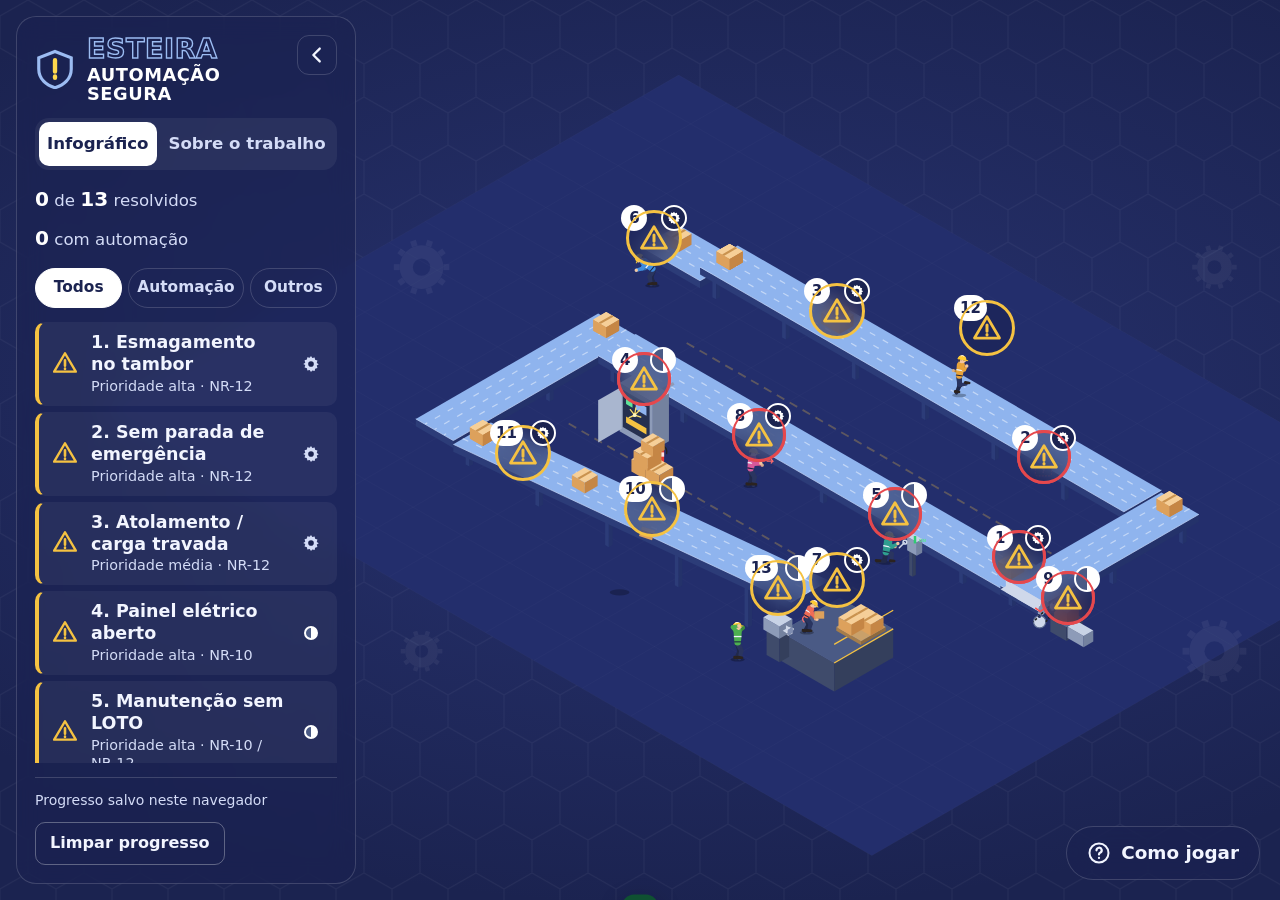
<file: index.html>
<!doctype html>
<html lang="pt-BR">
<head>
  <meta charset="utf-8">
  <meta name="viewport" content="width=device-width, initial-scale=1, viewport-fit=cover">
  <title>Esteira Segura</title>
  <meta name="description" content="Infográfico interativo: os riscos de uma esteira automatizada e como a automação e as NRs resolvem cada um.">
  <meta name="theme-color" content="#1e2756">
  <link rel="icon" href="data:image/svg+xml,%3Csvg xmlns='http://www.w3.org/2000/svg' viewBox='0 0 64 64'%3E%3Cpath d='M32 4 L58 14 V32 C58 48 46 58 32 62 C18 58 6 48 6 32 V14 Z' fill='%232ecc71'/%3E%3Cpath d='M20 32 l9 9 l16 -18' stroke='white' stroke-width='6' fill='none' stroke-linecap='round'/%3E%3C/svg%3E">
  <link rel="stylesheet" href="css/style.css">
</head>
<body class="na-tela-jogo">
  <!-- Painel suspenso à esquerda: título, menu e lista de problemas -->
  <aside class="painel" id="painel" aria-label="Menu e lista de problemas">
    <div class="painel-topo">
      <div class="marca">
        <svg class="marca-ic" viewBox="0 0 64 64" aria-hidden="true"><path d="M32 4 L58 14 V32 C58 48 46 58 32 62 C18 58 6 48 6 32 V14 Z" fill="none" stroke="currentColor" stroke-width="5"/><path d="M32 18 v18 M32 44 v2" stroke="#ffd84d" stroke-width="7" stroke-linecap="round"/></svg>
        <h1><span class="contorno">ESTEIRA</span><span class="forte">AUTOMAÇÃO SEGURA</span></h1>
      </div>
      <button type="button" class="icone-btn" id="painel-recolher" aria-label="Recolher menu" title="Recolher menu">
        <svg viewBox="0 0 24 24" aria-hidden="true"><path d="M15 5 L8 12 L15 19" fill="none" stroke="currentColor" stroke-width="2.5" stroke-linecap="round" stroke-linejoin="round"/></svg>
      </button>
    </div>

    <nav class="menu" aria-label="Telas">
      <button type="button" class="menu-item" data-tela="jogo" aria-current="page">Infográfico</button>
      <button type="button" class="menu-item" data-tela="sobre">Sobre o trabalho</button>
    </nav>

    <div class="painel-resumo">
      <span><b id="cont-resolvidos">0</b> de <b id="cont-total">13</b> resolvidos</span>
      <span class="resumo-auto"><b id="cont-auto">0</b> com automação</span>
    </div>

    <div class="filtros" role="group" aria-label="Filtrar problemas">
      <button type="button" class="filtro ativo" data-filtro="todos" aria-pressed="true">Todos</button>
      <button type="button" class="filtro" data-filtro="auto" aria-pressed="false">Automação</button>
      <button type="button" class="filtro" data-filtro="outros" aria-pressed="false">Outros</button>
    </div>

    <ol class="legenda" id="legenda"></ol>

    <div class="painel-pe">
      <span class="nota-salvo">Progresso salvo neste navegador</span>
      <button type="button" class="btn-sec btn-limpar" id="btn-limpar">Limpar progresso</button>
    </div>
  </aside>

  <!-- aparece quando o painel está recolhido -->
  <button type="button" class="painel-abrir" id="painel-abrir" aria-controls="painel" aria-expanded="true" hidden>
    <svg viewBox="0 0 24 24" aria-hidden="true"><path d="M4 7 H20 M4 12 H20 M4 17 H20" stroke="currentColor" stroke-width="2.5" stroke-linecap="round"/></svg>
    <span class="painel-abrir-txt">Esteira Segura</span>
    <span class="painel-abrir-cont" id="abrir-cont">0/13</span>
  </button>

  <!-- Tela 1: o jogo (tela cheia, sem rolagem) -->
  <main class="tela tela-jogo" id="tela-jogo">
    <section class="palco" aria-label="Infográfico da esteira">
      <div class="banner-escondido" id="banner-escondido" hidden>
        <strong>Ainda falta um!</strong> Turma, encontrem o problema escondido.
        <button type="button" class="btn-link" id="btn-dica">Preciso de uma dica</button>
      </div>
      <div class="palco-scroll" id="palco-scroll">
        <div class="palco-inner" id="palco">
          <!-- SVG do cenário e pins entram aqui (js/app.js) -->
        </div>
      </div>
      <p class="dica-arraste" id="dica-arraste" aria-hidden="true">Arraste para os lados para ver a esteira inteira</p>
    </section>

    <!-- botão "Como jogar" + legenda -->
    <button type="button" class="btn-flutua btn-ajuda" id="btn-ajuda" aria-controls="ajuda" aria-expanded="false">
      <svg viewBox="0 0 24 24" aria-hidden="true"><circle cx="12" cy="12" r="9.5" fill="none" stroke="currentColor" stroke-width="2"/><path d="M9.5 9.3 a2.6 2.6 0 1 1 3.6 2.4 c-.8.4-1.1.9-1.1 1.8 M12 16.8 v.2" fill="none" stroke="currentColor" stroke-width="2.2" stroke-linecap="round"/></svg>
      <span>Como jogar</span>
    </button>
    <div class="ajuda" id="ajuda" role="dialog" aria-label="Como jogar e legenda" hidden>
      <div class="ajuda-col">
        <h3>Como jogar</h3>
        <ol>
          <li>Toque em um alerta na esteira.</li>
          <li>Veja o vídeo do acidente, a animação e o caso real.</li>
          <li>Clique em <b>Corrigir problema</b>.</li>
          <li>Corrigiu tudo? Ainda tem um problema escondido.</li>
        </ol>
      </div>
      <div class="ajuda-col" id="ajuda-legenda"></div>
    </div>
  </main>

  <!-- Tela 2: sobre o trabalho -->
  <section class="tela tela-sobre sobre" id="tela-sobre" aria-labelledby="sobre-titulo" hidden>
    <h2 id="sobre-titulo">Sobre o trabalho</h2>
    <div class="sobre-grid">
      <article class="cartao">
        <h3>Objetivo</h3>
        <p>Analisar o funcionamento e os riscos de uma esteira transportadora automatizada, aplicando os conceitos de Segurança do Trabalho sob a ótica da Automação Industrial.</p>
        <p class="destaque"><b>Pergunta norteadora:</b> como fazer este processo automatizado funcionar com segurança, reduzindo a exposição das pessoas aos perigos identificados?</p>
      </article>
      <article class="cartao">
        <h3>Perigo, exposição e risco</h3>
        <dl class="triade">
          <dt>Perigo</dt><dd>Fonte ou condição com potencial de dano. Ex.: o movimento do tambor de tração e a energia do painel.</dd>
          <dt>Exposição</dt><dd>Como a pessoa entra em contato com o perigo. Ex.: pôr a mão na esteira para desobstruir uma carga.</dd>
          <dt>Risco</dt><dd>Probabilidade × gravidade. Ex.: a chance de esmagamento e amputação no rolo em movimento.</dd>
        </dl>
      </article>
      <article class="cartao">
        <h3>A esteira como sistema de automação</h3>
        <p>Motor elétrico trifásico controlado por <b>inversor de frequência</b> (velocidade e rampas). O cérebro é um <b>CLP</b>, que recebe sinais de sensores ópticos e indutivos e coordena as paradas. A segurança usa <b>relés de segurança</b>, intertravamentos e cabos de emergência.</p>
      </article>
      <article class="cartao">
        <h3>NRs relacionadas</h3>
        <ul class="lista-nr">
          <li><b>NR-12</b>: máquinas e equipamentos. Proteções fixas e intertravadas nas zonas de convergência.</li>
          <li><b>NR-10</b>: eletricidade. Aterramento, isolamento e desenergização segura (LOTO).</li>
          <li><b>NR-17</b>: ergonomia. Altura do posto e movimentação de cargas.</li>
          <li><b>NR-01</b>: gerenciamento de riscos. Todos os perigos no PGR, com plano de ação.</li>
          <li><b>NR-15 / NR-6</b>: ruído e EPI. <b>NR-23 / NR-26</b>: incêndio e sinalização.</li>
        </ul>
      </article>
      <article class="cartao cartao-meio">
        <h3>Manutenção segura: LOTO em 4 passos</h3>
        <ol class="passos-loto">
          <li><b>Desenergizar.</b> Não basta o "Stop" da IHM: abrir a chave seccionadora principal.</li>
          <li><b>Bloquear e etiquetar.</b> Cadeado pessoal + etiqueta de identificação.</li>
          <li><b>Energia residual.</b> Aguardar de 3 a 5 min para os capacitores do inversor descarregarem e aliviar a tensão da correia.</li>
          <li><b>Validar.</b> Profissional NR-10 mede "tensão zero" nos bornes do motor com multímetro.</li>
        </ol>
      </article>
      <article class="cartao cartao-meio">
        <h3>Equipe</h3>
        <p>Centro de Educação Profissional "Dario Geraldo Salles" · Disciplina: Segurança e Higiene do Trabalho</p>
        <p>Equipe: Lucas Pereira Ramos, Jean Henrique Moraes Boeing, Vitor Hugo Alves, Rafael Josué Velain e Kauan Mikael · Processo escolhido: Esteira Automatizada</p>
        <p><a href="apresentacao.html">Abrir a apresentação em slides</a></p>
        <p class="nota">Referências completas de cada problema estão no modal (aba "O caso") e em <code>docs/problemas.md</code> no repositório.</p>
      </article>
      <article class="cartao cartao-largo">
        <h3>Quais problemas a automação resolve?</h3>
        <div class="tabela-wrap">
          <table class="tabela-auto" id="tabela-auto">
            <thead><tr><th>#</th><th>Problema</th><th>Automação</th><th>Entrada → Lógica → Saída</th></tr></thead>
            <tbody></tbody>
          </table>
        </div>
      </article>
    </div>
    <footer class="rodape">
      <p>Feito para fins educacionais. Vídeos são do YouTube e pertencem aos seus autores; a imagem da OSHA é de domínio público.</p>
    </footer>
  </section>

  <!-- Modal -->
  <div class="modal" id="modal" hidden>
    <div class="modal-fundo" data-fechar></div>
    <div class="modal-caixa" role="dialog" aria-modal="true" aria-labelledby="modal-titulo">
      <header class="modal-topo">
        <div class="modal-cab">
          <div class="modal-icone" id="modal-icone" aria-hidden="true"></div>
          <h2 id="modal-titulo">Problema</h2>
          <button type="button" class="modal-x" data-fechar aria-label="Fechar">×</button>
        </div>
        <div class="modal-tags" id="modal-tags"></div>
      </header>
      <nav class="abas" role="tablist" data-ativa="video">
        <span class="abas-glider" aria-hidden="true"></span>
        <button type="button" role="tab" class="aba" data-aba="video" aria-selected="true">O acidente</button>
        <button type="button" role="tab" class="aba" data-aba="caso" aria-selected="false">O caso</button>
        <button type="button" role="tab" class="aba" data-aba="solucao" aria-selected="false">Como resolvemos</button>
      </nav>
      <div class="modal-corpo" id="modal-corpo">
        <section class="painel-aba" data-painel="video" role="tabpanel"></section>
        <section class="painel-aba" data-painel="caso" role="tabpanel" hidden></section>
        <section class="painel-aba" data-painel="solucao" role="tabpanel" hidden></section>
      </div>
      <footer class="modal-rodape">
        <button type="button" class="btn-sec" id="btn-proxima">Próxima</button>
        <button type="button" class="btn-corrigir" id="btn-corrigir">Corrigir problema</button>
      </footer>
    </div>
    <aside class="nr-gaveta" id="nr-gaveta" aria-labelledby="nr-titulo" hidden>
      <header class="nr-topo">
        <div>
          <span class="nr-rotulo">Normas Regulamentadoras</span>
          <h3 id="nr-titulo">NRs deste problema</h3>
        </div>
        <button type="button" class="modal-x" id="nr-fechar" aria-label="Fechar resumo das NRs">×</button>
      </header>
      <div class="nr-corpo" id="nr-corpo"></div>
    </aside>
  </div>

  <div class="toast" id="toast" role="status" aria-live="polite"></div>
  <div class="confete" id="confete" aria-hidden="true"></div>

  <div class="selo-final" id="selo-final" hidden>
    <div class="selo-caixa" role="dialog" aria-modal="true" aria-labelledby="selo-titulo">
      <div class="selo-escudo" aria-hidden="true">
        <svg viewBox="0 0 64 64"><path d="M32 4 L58 14 V32 C58 48 46 58 32 62 C18 58 6 48 6 32 V14 Z" fill="#2ecc71"/><path d="M20 32 l9 9 l16 -18" stroke="#fff" stroke-width="6" fill="none" stroke-linecap="round"/></svg>
      </div>
      <h2 id="selo-titulo">ESTEIRA SEGURA</h2>
      <p id="selo-texto">Todos os riscos foram controlados.</p>
      <button type="button" class="btn-corrigir" id="btn-selo-ok">Continuar</button>
    </div>
  </div>

  <script src="js/data.js"></script>
  <script src="js/nrs.js"></script>
  <script src="js/humano.js"></script>
  <script src="js/iso.js"></script>
  <script src="js/scene.js"></script>
  <script src="js/animations.js"></script>
  <script src="js/app.js"></script>
</body>
</html>
</file>
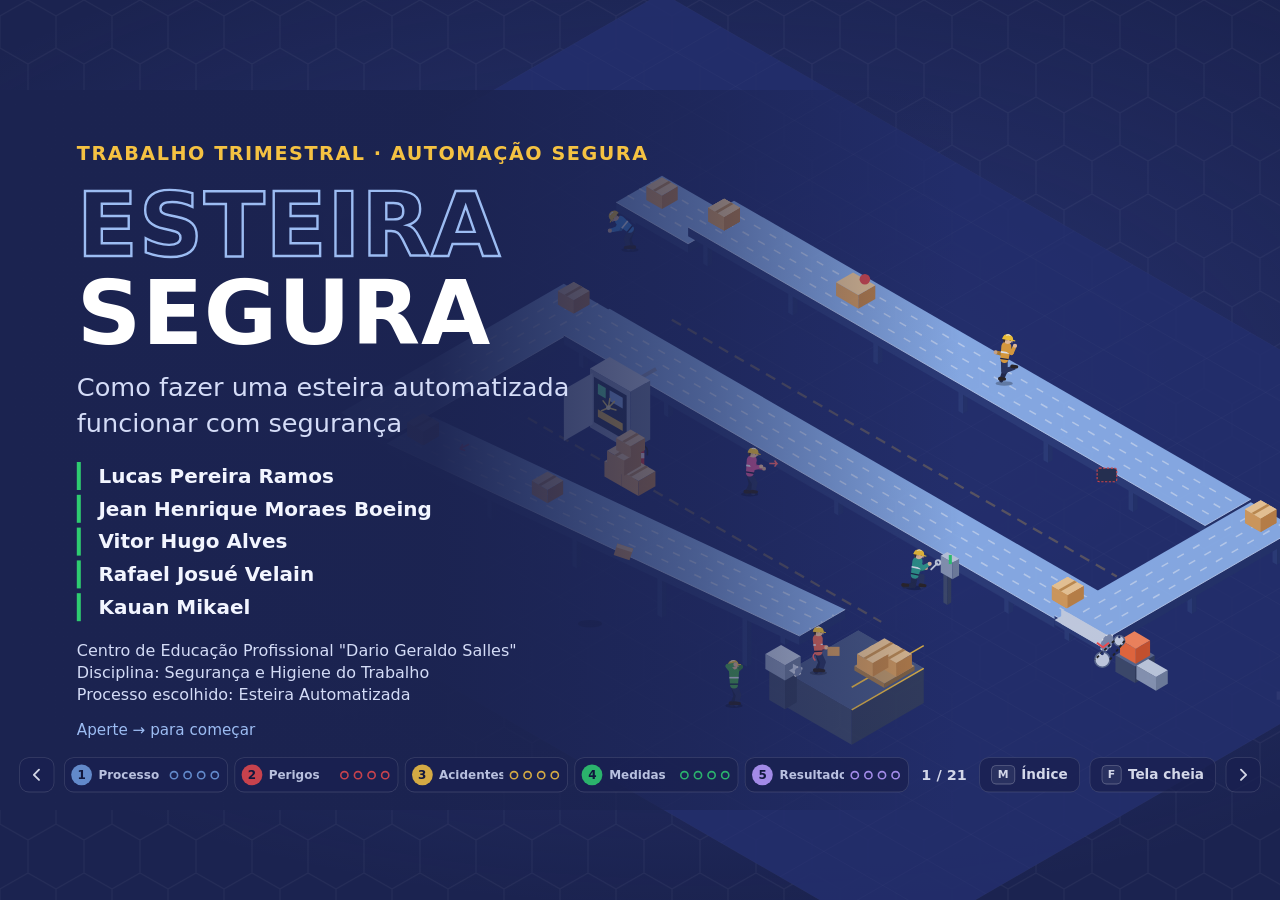
<file: apresentacao.html>
<!doctype html>
<html lang="pt-BR">
<head>
  <meta charset="utf-8">
  <meta name="viewport" content="width=device-width, initial-scale=1, viewport-fit=cover">
  <title>Esteira Segura · Apresentação</title>
  <meta name="description" content="Apresentação em slides do trabalho Automação Segura: processo, perigos, acidente real, NRs, medidas de controle e avaliação.">
  <meta name="theme-color" content="#1e2756">
  <link rel="icon" href="data:image/svg+xml,%3Csvg xmlns='http://www.w3.org/2000/svg' viewBox='0 0 64 64'%3E%3Cpath d='M32 4 L58 14 V32 C58 48 46 58 32 62 C18 58 6 48 6 32 V14 Z' fill='%232ecc71'/%3E%3Cpath d='M20 32 l9 9 l16 -18' stroke='white' stroke-width='6' fill='none' stroke-linecap='round'/%3E%3C/svg%3E">
  <link rel="stylesheet" href="css/style.css">
  <link rel="stylesheet" href="css/apresentacao.css">
</head>
<body class="ap">
  <!-- palco 16:9 de 1600×900, escalado para caber na tela (js/slides.js) -->
  <div class="ap-palco" id="ap-palco">
    <main class="ap-slides" id="slides" aria-label="Apresentação">
      <!-- os slides entram aqui (js/slides.js) -->
    </main>

    <footer class="ap-barra">
      <button type="button" class="ap-icone" id="ap-ant" aria-label="Slide anterior"><svg viewBox="0 0 24 24" aria-hidden="true"><path d="M15 5 L8 12 L15 19" fill="none" stroke="currentColor" stroke-width="2.6" stroke-linecap="round" stroke-linejoin="round"/></svg></button>
      <div class="ap-progresso" id="ap-progresso"></div>
      <span class="ap-cont" id="ap-cont">1 / 1</span>
      <button type="button" class="ap-btn" id="ap-btn-menu" aria-controls="ap-indice" aria-expanded="false"><kbd>M</kbd> Índice</button>
      <!-- só aparece com ?roteiro no endereço -->
      <button type="button" class="ap-btn" id="ap-btn-roteiro" aria-controls="ap-roteiro" aria-pressed="false" hidden><kbd>R</kbd> Roteiro</button>
      <button type="button" class="ap-btn" id="ap-btn-tela"><kbd>F</kbd> Tela cheia</button>
      <button type="button" class="ap-icone" id="ap-prox" aria-label="Próximo"><svg viewBox="0 0 24 24" aria-hidden="true"><path d="M9 5 L16 12 L9 19" fill="none" stroke="currentColor" stroke-width="2.6" stroke-linecap="round" stroke-linejoin="round"/></svg></button>
    </footer>
  </div>

  <!-- roteiro de fala: tecla R; com ?roteiro no endereço já abre visível -->
  <aside class="ap-roteiro" id="ap-roteiro" aria-live="polite" hidden>
    <header>
      <b id="ap-roteiro-tit">Roteiro</b>
      <button type="button" class="modal-x" id="ap-roteiro-fechar" aria-label="Fechar roteiro">×</button>
    </header>
    <p id="ap-roteiro-txt"></p>
  </aside>

  <!-- índice (tecla M) -->
  <div class="ap-indice" id="ap-indice" role="dialog" aria-modal="true" aria-label="Índice da apresentação" hidden>
    <nav class="ap-indice-caixa">
      <h2>Índice</h2>
      <ol class="ap-indice-lista"></ol>
      <p class="ap-teclas"><kbd>←</kbd> <kbd>→</kbd> navegar · <span id="ap-tecla-roteiro" hidden><kbd>R</kbd> roteiro · </span><kbd>F</kbd> tela cheia · <kbd>Esc</kbd> fechar</p>
    </nav>
  </div>

  <script src="js/data.js"></script>
  <script src="js/nrs.js"></script>
  <script src="js/humano.js"></script>
  <script src="js/iso.js"></script>
  <script src="js/scene.js"></script>
  <script src="js/animations.js"></script>
  <script src="js/slides-dados.js"></script>
  <script src="js/slides.js"></script>
</body>
</html>
</file>
<file: css/style.css>
/* =====================================================================
   Esteira Segura: visual flat com painéis de vidro (glass) simples
   ===================================================================== */

/* ===== Tokens ===== */
:root {
  --bg: #1b2350;
  --superficie: #222b5e;
  --superficie-2: #2a3470;
  --vidro: rgba(26, 33, 80, .55);
  --vidro-forte: rgba(26, 33, 80, .9);
  --borda: rgba(255, 255, 255, .16);
  --borda-forte: rgba(255, 255, 255, .3);
  --texto: #f2f5ff;
  --texto-2: #d4dcf7;
  --azul: #6f9be0;
  --azul-claro: #9cbcf2;
  --amarelo: #f5c242;
  --verde: #2ecc71;
  --verde-texto: #9ff0c2;
  --vermelho: #e5484d;
  --raio: 16px;
  --sombra: 0 8px 24px rgba(5, 8, 30, .3);
  --painel-w: 340px;
  --margem: 16px;
  --fonte: system-ui, -apple-system, "Segoe UI", Roboto, Ubuntu, "Helvetica Neue", Arial, sans-serif;
  --fundo-palco:
    radial-gradient(110% 80% at 55% 45%, rgba(70, 88, 190, .3) 0%, rgba(27, 35, 80, 0) 70%),
    url("data:image/svg+xml,%3Csvg xmlns='http://www.w3.org/2000/svg' width='56' height='97'%3E%3Cpath d='M28 0 L56 16 L56 48 L28 64 L0 48 L0 16 Z M28 64 L28 97' fill='none' stroke='white' stroke-opacity='.045' stroke-width='1.2'/%3E%3C/svg%3E");
  color-scheme: dark;
}

* { box-sizing: border-box; }
html { -webkit-text-size-adjust: 100%; }
body {
  margin: 0;
  background: var(--bg);
  color: var(--texto);
  font-family: var(--fonte);
  font-size: 17px;
  line-height: 1.55;
}
@media (min-width: 1000px) { html { font-size: 17.5px; } }
button { font: inherit; color: inherit; }
a { color: var(--azul-claro); }
code { background: rgba(255,255,255,.08); padding: 1px 5px; border-radius: 4px; font-size: .9em; }
:focus-visible { outline: 3px solid var(--amarelo); outline-offset: 2px; }
svg { flex-shrink: 0; }

/* vidro simples: fundo translúcido + desfoque; sem suporte, fundo opaco */
.painel, .painel-abrir, .btn-flutua, .ajuda, .pin {
  background: var(--vidro-forte);
  border: 1px solid var(--borda);
}
@supports ((backdrop-filter: blur(1px)) or (-webkit-backdrop-filter: blur(1px))) {
  .painel, .painel-abrir, .btn-flutua, .ajuda, .pin {
    background: var(--vidro);
    -webkit-backdrop-filter: blur(12px);
    backdrop-filter: blur(12px);
  }
}

/* ===== Telas (o jogo não rola; troca pelo menu) ===== */
.tela[hidden] { display: none !important; }
body.na-tela-jogo { overflow: hidden; height: 100vh; height: 100dvh; }
.tela-jogo { position: fixed; inset: 0; }

/* ===== Painel suspenso à esquerda (título, menu, lista) ===== */
.painel {
  position: fixed; z-index: 30;
  top: var(--margem); left: var(--margem); bottom: var(--margem);
  width: var(--painel-w); max-width: calc(100vw - 2 * var(--margem));
  display: flex; flex-direction: column; gap: 14px;
  padding: 18px;
  border-radius: 20px;
  transition: transform .3s ease, visibility .3s;
}
body.painel-recolhido .painel { transform: translateX(calc(-100% - 2 * var(--margem))); visibility: hidden; }
.painel-topo { display: flex; align-items: flex-start; justify-content: space-between; gap: 10px; }
.marca { display: flex; align-items: center; gap: 12px; min-width: 0; }
.marca-ic { width: 40px; height: 40px; color: var(--azul-claro); }
h1 { margin: 0; line-height: 1.05; letter-spacing: .02em; }
h1 span { display: block; }
h1 .contorno { color: transparent; -webkit-text-stroke: 1.4px var(--azul-claro); font-weight: 900; font-size: 1.55rem; }
h1 .forte { font-weight: 800; color: #fff; font-size: 1.02rem; margin-top: 3px; }
.icone-btn {
  display: grid; place-items: center; width: 40px; height: 40px; flex: 0 0 40px;
  border: 1px solid var(--borda); border-radius: 12px; background: transparent; cursor: pointer;
}
.icone-btn:hover { background: rgba(255,255,255,.1); }
.icone-btn svg { width: 22px; height: 22px; }

.menu { display: grid; grid-template-columns: 1fr 1fr; gap: 4px; padding: 4px; border-radius: 14px; background: rgba(255,255,255,.06); }
.menu-item {
  border: 0; background: transparent; border-radius: 10px; padding: 9px 8px; min-height: 44px;
  cursor: pointer; font-weight: 800; font-size: .95rem; color: var(--texto-2); white-space: nowrap;
}
.menu-item:hover { background: rgba(255,255,255,.08); }
.menu-item[aria-current="page"] { background: #fff; color: #1b2350; }

.painel-resumo { display: flex; justify-content: space-between; gap: 8px; flex-wrap: wrap; font-size: .95rem; color: var(--texto-2); }
.painel-resumo b { color: #fff; font-size: 1.15rem; }

.filtros { display: flex; gap: 6px; }
.filtro {
  flex: 1; white-space: nowrap; border: 1px solid var(--borda); background: transparent; border-radius: 999px;
  padding: 6px 8px; cursor: pointer; font-size: .88rem; font-weight: 700; color: var(--texto-2); min-height: 40px;
}
.filtro:hover { background: rgba(255,255,255,.08); }
.filtro.ativo { background: #fff; border-color: #fff; color: #1b2350; }

.legenda {
  list-style: none; margin: 0 -6px; padding: 0 6px; display: grid; gap: 6px; align-content: start;
  flex: 1; min-height: 0; overflow-y: auto; overscroll-behavior: contain; scrollbar-width: thin;
}
.legenda button {
  width: 100%; display: flex; align-items: center; gap: 12px;
  background: rgba(255,255,255,.05); border: 1px solid transparent; border-left: 4px solid var(--amarelo);
  border-radius: 10px; padding: 9px 12px; cursor: pointer; text-align: left; min-height: 52px;
}
.legenda button:hover { background: rgba(255,255,255,.1); }
.legenda .ic { flex: 0 0 28px; height: 28px; display: grid; place-items: center; }
.legenda .ic svg { width: 26px; height: 26px; }
.legenda .t { flex: 1; font-size: 1rem; line-height: 1.25; font-weight: 700; }
.legenda .t small { display: block; color: var(--texto-2); font-size: .82rem; font-weight: 500; margin-top: 2px; }
.legenda .a { display: grid; place-items: center; width: 26px; height: 26px; color: var(--texto-2); }
.legenda .a svg { width: 20px; height: 20px; }
.legenda li.resolvido button { border-left-color: var(--verde); background: rgba(46,204,113,.12); }
.legenda li.resolvido .t { color: var(--verde-texto); }
.legenda li.resolvido .t small { color: var(--verde-texto); font-weight: 800; }
.legenda li.apagado { opacity: .35; }
.legenda li.escondido { display: none; }
.legenda li.escondido.revelado { display: block; }

.painel-pe { display: flex; align-items: center; justify-content: space-between; gap: 10px; flex-wrap: wrap; padding-top: 12px; border-top: 1px solid var(--borda); }
.nota-salvo { font-size: .8rem; color: var(--texto-2); }

.painel-abrir {
  position: fixed; z-index: 29; top: var(--margem); left: var(--margem);
  display: inline-flex; align-items: center; gap: 10px;
  border-radius: 999px; padding: 10px 16px 10px 14px; min-height: 52px; cursor: pointer;
  font-weight: 800; font-size: 1rem;
}
.painel-abrir[hidden] { display: none; }
.painel-abrir:hover { border-color: var(--borda-forte); }
.painel-abrir svg { width: 24px; height: 24px; }
.painel-abrir-cont { background: #fff; color: #1b2350; border-radius: 999px; padding: 1px 10px; font-size: .9rem; }

/* ===== Palco (a esteira é o foco) ===== */
.palco {
  position: absolute; inset: 0;
  padding: var(--margem) var(--margem) var(--margem) calc(var(--painel-w) + 2 * var(--margem));
  background-color: var(--bg); background-image: var(--fundo-palco);
  overflow: hidden;
  transition: padding .3s ease;
}
body.painel-recolhido .palco { padding-left: var(--margem); }
.palco-scroll { width: 100%; height: 100%; display: flex; align-items: center; justify-content: center; }
.palco-inner {
  position: relative;
  aspect-ratio: 16 / 9;
  width: min(100%, calc((100vh - 2 * var(--margem)) * 16 / 9));
  width: min(100%, calc((100dvh - 2 * var(--margem)) * 16 / 9));
}
.cena { position: absolute; inset: 0; width: 100%; height: 100%; display: block; overflow: visible; }
.dica-arraste { display: none; }

/* telas estreitas: o painel flutua por cima (começa recolhido) */
@media (max-width: 900px) {
  .palco, body.painel-recolhido .palco { padding: 76px 0 0; }
}
/* tela em pé (celular, tablet em retrato): a esteira ocupa a altura toda e rola para os lados, como um mapa */
@media (max-aspect-ratio: 5/4) {
  .palco-scroll { display: block; overflow-x: auto; overflow-y: hidden; -webkit-overflow-scrolling: touch; scrollbar-width: none; }
  .palco-scroll::-webkit-scrollbar { display: none; }
  .palco-inner { height: 100%; width: auto; }
  .dica-arraste {
    display: block; position: absolute; left: 50%; bottom: 90px; transform: translateX(-50%); z-index: 5;
    margin: 0; padding: 6px 14px; border-radius: 999px; background: rgba(0,0,0,.6);
    font-size: .9rem; color: #fff; transition: opacity .4s; pointer-events: none; white-space: nowrap;
  }
  .dica-arraste.some { opacity: 0; }
}

/* ===== Animações do cenário ===== */
.belt-dash { animation: correia 1.1s linear infinite; }
@keyframes correia { to { stroke-dashoffset: -24; } }
.spin-dash { animation: correia 1.4s linear infinite; }
.correia-anda { animation: correia .5s linear infinite; }
.spin { animation: gira 1.2s linear infinite; }
.gira { animation: gira 40s linear infinite; }
.gira-rev { animation: gira 50s linear infinite reverse; }
@keyframes gira { to { transform: rotate(360deg); } }
.mover { animation: mover var(--t) linear infinite; animation-delay: var(--d); }
@keyframes mover {
  0% { transform: translate(0, 0); opacity: 0; }
  6% { opacity: 1; }
  94% { opacity: 1; }
  100% { transform: translate(var(--dx), var(--dy)); opacity: 0; }
}
.escorrega { animation: escorrega 2.6s ease-in infinite; }
@keyframes escorrega {
  0%, 25% { transform: translate(0, 0); }
  80%, 100% { transform: translate(var(--dx), var(--dy)); }
}
.cai { animation: cai 2.4s ease-in infinite; }
@keyframes cai {
  0%, 30% { transform: translate(0, 0) rotate(0); opacity: 1; }
  85% { transform: translate(-8px, 70px) rotate(-60deg); opacity: 1; }
  100% { transform: translate(-8px, 70px) rotate(-60deg); opacity: 0; }
}
.treme { animation: treme .25s linear infinite; }
@keyframes treme { 50% { transform: translate(1px, -1px); } }
.blink { animation: blink 1s steps(2, start) infinite; }
@keyframes blink { to { visibility: hidden; } }
.feixe { animation: feixe 1.2s ease-in-out infinite; }
@keyframes feixe { 50% { opacity: .35; } }
.faisca { animation: faisca .7s steps(2) infinite; transform-box: fill-box; }
@keyframes faisca { 50% { opacity: 0; } }
.onda { animation: onda 1.2s ease-out infinite; opacity: 0; }
.onda.o2 { animation-delay: .25s; }
.onda.o3 { animation-delay: .5s; }
@keyframes onda { 0% { opacity: 0; } 30% { opacity: 1; } 100% { opacity: 0; } }
.ondas { animation: feixe .6s ease-in-out infinite; }
.robo-junta { animation: robo1 3.2s ease-in-out infinite; }
.robo-junta2 { animation: robo2 3.2s ease-in-out infinite; }
@keyframes robo1 { 0%, 100% { transform: rotate(-14deg); } 50% { transform: rotate(16deg); } }
@keyframes robo2 { 0%, 100% { transform: rotate(10deg); } 50% { transform: rotate(-25deg); } }
.balanca { animation: balanca 2s ease-in-out infinite; }
@keyframes balanca { 0%, 100% { transform: rotate(-8deg); } 50% { transform: rotate(8deg); } }

/* estados dos problemas */
.prob .seguro { display: none; }
.prob.fixed .perigo { display: none; }
.prob.fixed .seguro { display: inline; animation: aparece .6s ease-out; }
@keyframes aparece { from { opacity: 0; } to { opacity: 1; } }

/* pausa quando o modal está aberto ou a aba está oculta */
.pausado .cena *, .pausado .cena { animation-play-state: paused !important; }

/* ===== Pins: botão redondo de vidro, simples ===== */
.pin {
  position: absolute;
  width: 54px; height: 54px;
  margin: -27px 0 0 -27px;
  padding: 0; border-radius: 50%;
  border: 2.5px solid var(--amarelo);
  color: var(--amarelo);
  display: grid; place-items: center;
  cursor: pointer; z-index: 2;
  transition: opacity .25s, transform .2s, border-color .2s;
  -webkit-tap-highlight-color: transparent;
}
.pin::after {
  content: ""; position: absolute; inset: -3px; border-radius: 50%;
  border: 2px solid var(--amarelo); animation: anel 1.8s ease-out infinite; pointer-events: none;
}
@keyframes anel { from { transform: scale(1); opacity: .8; } to { transform: scale(1.55); opacity: 0; } }
.pin .pin-ic { width: 30px; height: 30px; }
.pin:hover, .pin:focus-visible { transform: scale(1.1); }
.pin .num {
  position: absolute; top: -8px; left: -8px;
  min-width: 26px; height: 26px; padding: 0 6px; border-radius: 13px;
  background: #fff; color: #1b2350; font-size: 15px; font-weight: 900; line-height: 26px; text-align: center;
}
.pin .auto {
  position: absolute; right: -8px; top: -8px;
  width: 26px; height: 26px; border-radius: 50%;
  display: grid; place-items: center;
  background: #1b2350; color: #fff; border: 2px solid #fff;
}
.pin .auto svg { width: 16px; height: 16px; }
.pin .auto.parcial, .meia { background: linear-gradient(90deg, #4a5a85 50%, #fff 50%); }
.meia { display: inline-block; width: 14px; height: 14px; border-radius: 50%; vertical-align: -2px; border: 2px solid #fff; }
.pin.grave { border-color: var(--vermelho); border-width: 3px; }
.pin.grave::after { border-color: var(--vermelho); }
.pin.resolvido { border-color: var(--verde); color: var(--verde); }
.pin.resolvido::after { display: none; }
.pin.resolvido .pin-ic { animation: pop .5s ease-out; }
@keyframes pop { 0% { transform: scale(.3); } 70% { transform: scale(1.25); } 100% { transform: scale(1); } }
.pin.apagado { opacity: .2; transform: scale(.8); }

/* área do problema escondido */
.alvo-escondido {
  position: absolute; width: 6%; height: 13%;
  transform: translate(-50%, -70%);
  border: 0; background: transparent; padding: 0;
  pointer-events: none; z-index: 1; border-radius: 12px;
}
.alvo-escondido.liberado { pointer-events: auto; cursor: pointer; }
.alvo-escondido.liberado:hover, .alvo-escondido.liberado:focus-visible { box-shadow: 0 0 0 2px rgba(255,255,255,.35); }
.alvo-escondido.dica { animation: dica 1.6s ease-in-out infinite; }
@keyframes dica { 0%, 100% { box-shadow: 0 0 0 0 rgba(245,194,66,0); } 50% { box-shadow: 0 0 22px 6px rgba(245,194,66,.6); } }

.banner-escondido {
  position: absolute; z-index: 6; top: var(--margem);
  left: calc(var(--painel-w) + 2 * var(--margem)); right: var(--margem);
  width: max-content; max-width: calc(100% - var(--painel-w) - 3 * var(--margem)); margin: 0 auto;
  background: var(--amarelo); color: #2a1f00;
  padding: 10px 18px; border-radius: 12px; text-align: center; font-size: 1.05rem;
  animation: aparece .5s ease-out;
}
body.painel-recolhido .banner-escondido { left: var(--margem); max-width: calc(100% - 2 * var(--margem)); }
@media (max-width: 900px) { .banner-escondido, body.painel-recolhido .banner-escondido { top: 80px; left: var(--margem); max-width: calc(100% - 2 * var(--margem)); } }
.banner-escondido .btn-link { background: none; border: 0; text-decoration: underline; cursor: pointer; color: #2a1f00; font-weight: 800; margin-left: 6px; padding: 4px; }

/* ===== Botões ===== */
.btn-sec {
  display: inline-flex; align-items: center; justify-content: center; gap: 6px;
  border: 1px solid var(--borda-forte); background: transparent; border-radius: 10px;
  padding: 8px 14px; cursor: pointer; text-decoration: none; color: var(--texto); min-height: 42px; font-size: .92rem; font-weight: 700;
}
.btn-sec:hover { background: rgba(255,255,255,.1); }
.btn-limpar.confirmar { background: var(--vermelho); border-color: var(--vermelho); color: #fff; }
.btn-corrigir {
  white-space: nowrap;
  border: 0; border-radius: 12px; padding: 11px 22px; cursor: pointer; font-weight: 800; font-size: 1.02rem;
  background: var(--verde); color: #062b16; min-height: 48px;
  transition: filter .15s;
}
.btn-corrigir:hover { filter: brightness(1.08); }
.btn-corrigir.reabrir { background: var(--amarelo); color: #3a2a00; }
.btn-corrigir[disabled] { opacity: .6; cursor: default; }

.btn-flutua {
  position: fixed; z-index: 25; right: 20px; bottom: 20px;
  display: inline-flex; align-items: center; gap: 10px;
  border-radius: 999px; padding: 12px 20px; min-height: 54px; cursor: pointer;
  font-weight: 800; font-size: 1.05rem;
}
.btn-flutua svg { width: 24px; height: 24px; }
.btn-flutua:hover { border-color: var(--borda-forte); }
.ajuda {
  position: fixed; z-index: 26; right: 20px; bottom: 88px;
  width: min(640px, calc(100vw - 40px)); max-height: calc(100dvh - 120px); overflow-y: auto;
  display: grid; grid-template-columns: 1fr 1fr; gap: 26px;
  border-radius: 18px; padding: 20px 22px; font-size: 1.02rem;
  animation: sobe .25s ease-out;
}
.ajuda[hidden] { display: none; }
.ajuda h3 { margin: 0 0 10px; font-size: .88rem; letter-spacing: .1em; text-transform: uppercase; color: var(--amarelo); }
.ajuda ol { margin: 0; padding-left: 20px; display: grid; gap: 8px; }
.ajuda ul { list-style: none; margin: 0; padding: 0; display: grid; gap: 10px; }
.ajuda li { display: flex; align-items: center; gap: 10px; }
.ajuda li .ic { display: grid; place-items: center; width: 34px; height: 34px; flex: 0 0 34px; }
.ajuda li .ic svg { width: 26px; height: 26px; }
.ajuda li .leg-pin { border-radius: 50%; border: 2.5px solid var(--amarelo); color: var(--amarelo); }
.ajuda li .leg-pin svg { width: 20px; height: 20px; }
.ajuda li .leg-pin.grave { border-color: var(--vermelho); }
@media (max-width: 600px) {
  .btn-flutua { right: 12px; bottom: 12px; padding: 10px 16px; min-height: 50px; font-size: 1rem; }
  .btn-ajuda span { display: none; }
  .ajuda { right: 12px; width: calc(100vw - 24px); grid-template-columns: 1fr; gap: 16px; bottom: 74px; }
}

/* ===== Tela "Sobre o trabalho" ===== */
body.na-tela-sobre { background: var(--bg) var(--fundo-palco); }
.sobre { padding: 28px 32px 30px calc(var(--painel-w) + 3 * var(--margem)); }
body.painel-recolhido .sobre { padding-left: 32px; padding-top: 84px; }
@media (max-width: 900px) { .sobre, body.painel-recolhido .sobre { padding: 84px 16px 24px; } }
.sobre h2 { font-size: 1.9rem; margin: 0 0 18px; }
.sobre-grid { display: grid; gap: 18px; grid-template-columns: minmax(0, 1fr); }
@media (min-width: 900px) { .sobre-grid { grid-template-columns: minmax(0, 1fr) minmax(0, 1fr); } .cartao-largo { grid-column: 1 / -1; } }
@media (min-width: 1500px) { .sobre-grid { grid-template-columns: repeat(4, minmax(0, 1fr)); } .cartao-meio { grid-column: span 2; } }
.cartao { background: var(--superficie); border: 1px solid var(--borda); border-radius: var(--raio); padding: 22px; }
.cartao h3 { margin: 0 0 12px; font-size: 1.15rem; color: var(--azul-claro); }
.cartao p { margin: 0 0 12px; }
.destaque { background: rgba(245,194,66,.12); border-left: 4px solid var(--amarelo); padding: 10px 12px; border-radius: 8px; }
.triade { margin: 0; display: grid; grid-template-columns: auto 1fr; gap: 8px 12px; }
.triade dt { font-weight: 800; color: var(--amarelo); }
.triade dd { margin: 0; color: var(--texto-2); }
.lista-nr, .passos-loto { margin: 0; padding-left: 22px; display: grid; gap: 10px; }
.tabela-wrap { overflow-x: auto; }
.tabela-auto { width: 100%; border-collapse: collapse; font-size: .95rem; min-width: 560px; }
.tabela-auto th, .tabela-auto td { padding: 10px; border-bottom: 1px solid var(--borda); text-align: left; vertical-align: top; }
.tabela-auto th { color: var(--texto-2); font-weight: 700; }
.nota { color: var(--texto-2); font-size: .92rem; }
.rodape { text-align: center; color: var(--texto-2); font-size: .9rem; padding: 24px 0 0; }

/* ===== Modal ===== */
.modal { position: fixed; inset: 0; z-index: 50; display: flex; align-items: flex-end; justify-content: center; }
.modal[hidden] { display: none; }
.modal-fundo { position: absolute; inset: 0; background: rgba(8, 12, 35, .6); animation: aparece .2s; }
@supports ((backdrop-filter: blur(1px)) or (-webkit-backdrop-filter: blur(1px))) {
  .modal-fundo { -webkit-backdrop-filter: blur(4px); backdrop-filter: blur(4px); }
}
.modal-caixa {
  position: relative; width: 100%; max-height: 94vh; max-height: 94dvh;
  background: var(--superficie); border: 1px solid var(--borda); border-radius: 20px 20px 0 0;
  display: flex; flex-direction: column; box-shadow: var(--sombra);
  animation: sobe .3s ease-out;
}
@keyframes sobe { from { transform: translateY(30px); opacity: 0; } to { transform: none; opacity: 1; } }
@media (min-width: 760px) {
  .modal { align-items: center; padding: 16px; }
  .modal-caixa { max-width: 920px; border-radius: 20px; height: min(94vh, 880px); max-height: none; }
}
.modal-topo { flex-shrink: 0; padding: 18px 24px 12px; }
.modal-icone { width: 52px; height: 52px; flex: 0 0 52px; }
.modal-icone svg { width: 100%; height: 100%; }
.modal-cab { display: flex; gap: 14px; align-items: center; }
.modal-cab h2 { flex: 1; min-width: 0; margin: 0; font-size: 1.5rem; line-height: 1.2; }
.modal-tags { display: flex; flex-wrap: wrap; align-items: center; gap: 8px; margin-top: 14px; padding-top: 12px; border-top: 1px solid var(--borda); }
.tag { display: inline-flex; align-items: center; gap: 6px; height: 34px; box-sizing: border-box; font-size: .9rem; font-weight: 800; padding: 0 12px; border-radius: 8px; background: rgba(255,255,255,.12); letter-spacing: .02em; }
.tag svg { width: 16px; height: 16px; }
/* botão da NR, à direita das etiquetas */
.btn-nr {
  margin-left: auto; display: inline-flex; align-items: center; gap: 8px; height: 40px; padding: 0 12px 0 14px;
  border: 2px solid var(--azul); border-radius: 12px; background: rgba(111,155,224,.12); color: #fff;
  font: inherit; font-weight: 800; font-size: 1rem; cursor: pointer; white-space: nowrap;
  transition: background .2s, color .2s;
}
.btn-nr svg { width: 20px; height: 20px; flex: 0 0 auto; }
.btn-nr svg:last-child { width: 16px; height: 16px; transition: transform .25s; }
.btn-nr:hover { background: rgba(111,155,224,.28); }
.btn-nr[aria-expanded="true"] { background: var(--azul); color: #0e1640; }
.btn-nr[aria-expanded="true"] svg:last-child { transform: rotate(180deg); }
.tag.prioridade { font-size: 1rem; padding: 0 14px; text-transform: uppercase; letter-spacing: .05em; }
.tag.alta { background: var(--vermelho); color: #fff; }
.tag.media { background: var(--amarelo); color: #3a2a00; }
.tag.baixa { background: var(--azul-claro); color: #0e1640; }
.tag.auto-sim { background: #fff; color: #1b2350; }
.tag.auto-parcial { background: #dfe7ff; color: #3d4b78; }
.tag.auto-nao { background: rgba(255,255,255,.12); color: var(--texto-2); }
.tag.ok { background: var(--verde); color: #062b16; }
.tag.escondido { background: var(--amarelo); color: #3a2a00; }
.modal-x { display: grid; place-items: center; border: 1px solid var(--borda); background: transparent; width: 44px; height: 44px; border-radius: 12px; cursor: pointer; flex: 0 0 44px; }
.modal-x svg { width: 20px; height: 20px; }
.modal-x:hover { background: rgba(255,255,255,.1); }

/* gaveta de NRs */

.nr-gaveta {
  --gaveta-w: 420px;
  position: absolute; z-index: 2; top: 0; right: 0; bottom: 0; width: min(var(--gaveta-w), 94vw);
  display: flex; flex-direction: column;
  background: var(--superficie); border-left: 1px solid var(--borda); box-shadow: var(--sombra);
  animation: entra-dir .25s ease-out;
}
.nr-gaveta[hidden] { display: none; }
@keyframes entra-dir { from { transform: translateX(40px); opacity: 0; } to { transform: none; opacity: 1; } }
@media (min-width: 1100px) {
  .modal.com-nr { padding-right: calc(420px + 32px); }
  .nr-gaveta { top: 16px; right: 16px; bottom: 16px; border: 1px solid var(--borda); border-radius: 20px; }
}
.nr-topo { flex-shrink: 0; display: flex; justify-content: space-between; align-items: flex-start; gap: 12px; padding: 20px 20px 14px; border-bottom: 1px solid var(--borda); }
.nr-topo h3 { margin: 4px 0 0; font-size: 1.3rem; }
.nr-rotulo { color: var(--amarelo); font-weight: 800; font-size: .85rem; text-transform: uppercase; letter-spacing: .06em; }
.nr-corpo { flex: 1; overflow-y: auto; padding: 16px 20px 24px; overscroll-behavior: contain; }
.nr-intro { margin: 0 0 14px; color: var(--texto-2); font-size: .95rem; line-height: 1.45; }
.nr-card { border: 1px solid var(--borda); border-radius: 14px; padding: 14px 16px; margin-bottom: 14px; background: rgba(255,255,255,.04); }
.nr-cab { display: flex; align-items: center; gap: 10px; }
.nr-cab b { font-size: 1.05rem; line-height: 1.25; }
.nr-num { flex: 0 0 auto; background: var(--azul); color: #0e1640; font-weight: 900; font-size: 1rem; padding: 4px 10px; border-radius: 8px; }
.nr-sobre { margin: 8px 0 10px; color: var(--texto-2); font-size: .95rem; line-height: 1.45; }
.nr-aviso { margin: 0 0 10px; padding: 8px 10px; border-left: 4px solid var(--amarelo); background: rgba(245,194,66,.1); font-size: .9rem; line-height: 1.4; }
.nr-itens { list-style: none; margin: 0 0 10px; padding: 0; display: grid; gap: 10px; }
.nr-itens li { display: grid; grid-template-columns: auto minmax(0, 1fr); gap: 10px; font-size: 1.02rem; line-height: 1.45; }
.nr-item { align-self: start; min-width: 5.4em; text-align: center; font-weight: 900; font-size: .9rem; padding: 3px 8px; border-radius: 6px; background: rgba(255,255,255,.12); font-variant-numeric: tabular-nums; }
.nr-card a { color: var(--azul-claro); font-weight: 700; font-size: .95rem; }
.nr-base .nr-num { background: var(--amarelo); color: #3a2a00; }
.nr-hier { margin: 10px 0 0; padding-left: 1.4em; display: grid; gap: 4px; font-size: 1rem; }
.nr-hier li::marker { font-weight: 900; color: var(--amarelo); }
@media (max-width: 600px) {
  .nr-topo { padding: 14px 16px 10px; }
  .nr-corpo { padding: 12px 16px 20px; }
  .nr-itens li { font-size: .95rem; }
}

/* abas: seletor de vidro com destaque que desliza até a aba ativa */
.abas {
  flex-shrink: 0; position: relative; display: flex; margin: 0 24px 6px; padding: 4px;
  background: rgba(255,255,255,.06); border-radius: 1rem;
  box-shadow: inset 1px 1px 4px rgba(255,255,255,.2), inset -1px -1px 6px rgba(0,0,0,.3), 0 4px 12px rgba(0,0,0,.15);
}
@supports ((backdrop-filter: blur(1px)) or (-webkit-backdrop-filter: blur(1px))) {
  .abas { -webkit-backdrop-filter: blur(12px); backdrop-filter: blur(12px); }
}
.aba {
  position: relative; z-index: 2; flex: 1; min-width: 0; display: flex; align-items: center; justify-content: center;
  border: 0; background: none; padding: 12px 10px; cursor: pointer; border-radius: .8rem;
  color: var(--texto-2); font-weight: 800; font-size: 1.05rem; letter-spacing: .3px; text-align: center; line-height: 1.15;
  transition: color .3s ease-in-out;
}
.aba:hover { color: #fff; }
.aba[aria-selected="true"] { color: #fff; }
.abas-glider {
  position: absolute; z-index: 1; top: 4px; bottom: 4px; left: 4px; width: calc((100% - 8px) / 3);
  border-radius: .8rem; transition: transform .5s cubic-bezier(.37, 1.95, .66, .56), background .4s, box-shadow .4s;
  background: linear-gradient(135deg, rgba(229,72,77,.35), var(--vermelho));
  box-shadow: 0 0 18px rgba(229,72,77,.5), 0 0 10px rgba(255,190,190,.4) inset;
}
.abas[data-ativa="caso"] .abas-glider {
  transform: translateX(100%);
  background: linear-gradient(135deg, rgba(245,194,66,.35), var(--amarelo));
  box-shadow: 0 0 18px rgba(245,194,66,.5), 0 0 10px rgba(255,235,150,.4) inset;
}
.abas[data-ativa="solucao"] .abas-glider {
  transform: translateX(200%);
  background: linear-gradient(135deg, rgba(46,204,113,.35), var(--verde));
  box-shadow: 0 0 18px rgba(46,204,113,.5), 0 0 10px rgba(190,255,215,.4) inset;
}
.abas[data-ativa="caso"] .aba[aria-selected="true"] { color: #2a1f00; }
.abas[data-ativa="solucao"] .aba[aria-selected="true"] { color: #062b16; }
.modal-corpo { overflow-y: auto; padding: 20px 24px 28px; flex: 1; -webkit-overflow-scrolling: touch; overscroll-behavior: contain; }
.painel-aba { animation: aparece .25s; }
.modal-rodape {
  flex-shrink: 0; display: flex; gap: 10px; justify-content: space-between; align-items: center;
  padding: 14px 24px calc(14px + env(safe-area-inset-bottom)); border-top: 1px solid var(--borda);
}
.modal-rodape .btn-sec { white-space: nowrap; font-size: 1rem; }
@media (max-width: 600px) {
  .modal-topo { padding: 12px 16px 8px; }
  .modal-cab { gap: 10px; }
  .modal-tags { margin-top: 10px; padding-top: 8px; gap: 6px; }
  .btn-nr { height: 36px; font-size: .9rem; padding: 0 10px; }
  .modal-icone { width: 36px; height: 36px; flex-basis: 36px; }
  .modal-cab h2 { font-size: 1.15rem; }
  .tag { font-size: .78rem; height: 28px; padding: 0 9px; }
  .tag.prioridade { font-size: .82rem; }
  .abas { margin: 0 16px 4px; }
  .aba { padding: 9px 6px; font-size: .9rem; }
  .modal-corpo { padding: 16px 16px 22px; }
  .modal-rodape { padding: 10px 16px calc(10px + env(safe-area-inset-bottom)); }
}

/* conteúdo do modal */
.secao-tit { font-size: .9rem; text-transform: uppercase; letter-spacing: .08em; color: var(--amarelo); margin: 30px 0 12px; font-weight: 800; }
.secao-tit.primeira { margin-top: 4px; }
.texto-final { font-size: 1.05rem; }
.texto-final p { margin: 0 0 10px; }

.anim-box { background: #141b45; border: 1px solid var(--borda); border-radius: 14px; overflow: hidden; }
.anim-box svg { display: block; width: 100%; height: auto; max-height: 34vh; margin: 0 auto; }
.anim-legenda { display: flex; align-items: center; justify-content: space-between; gap: 10px; padding: 10px 14px; background: rgba(0,0,0,.3); font-size: .95rem; color: var(--texto-2); }
.anim-legenda .estado { font-weight: 800; }
.anim-legenda .estado.perigo { color: #ff9a9a; }
.anim-legenda .estado.seguro { color: var(--verde-texto); }
.anim-ctrl { display: flex; gap: 6px; }
.anim-ctrl button { display: grid; place-items: center; border: 1px solid var(--borda); background: transparent; border-radius: 8px; width: 42px; height: 36px; cursor: pointer; }
.anim-ctrl button:hover { background: rgba(255,255,255,.1); }
.anim-ctrl svg { width: 18px; height: 18px; }

.video-link {
  display: flex; align-items: center; gap: 16px; padding: 14px 16px; text-decoration: none; color: inherit;
  background: #141b45; border: 1px solid var(--borda); border-radius: 14px;
}
.video-link:hover { background: #1a2256; border-color: var(--azul-claro); }
.video-link .play { flex: 0 0 auto; display: grid; place-items: center; width: 56px; height: 40px; border-radius: 10px; background: var(--vermelho); color: #fff; }
.video-link .play svg { width: 22px; height: 22px; }
.video-info { display: flex; flex-direction: column; align-items: flex-start; gap: 4px; min-width: 0; font-size: 1.05rem; line-height: 1.35; }
.video-titulo { font-weight: 800; color: #fff; }
.video-abre { display: inline-flex; align-items: center; gap: 6px; color: var(--azul-claro); font-size: .92rem; font-weight: 700; }
.video-abre svg { width: 16px; height: 16px; }
.selo-real {
  display: inline-block; background: var(--vermelho); color: #fff; font-size: .78rem; font-weight: 800;
  letter-spacing: .06em; text-transform: uppercase; padding: 3px 8px; border-radius: 6px;
}
.selo-real.situacao { background: var(--amarelo); color: #2a1f00; }
.video-aviso { margin: 8px 0 0; color: #ffc9cb; font-size: .9rem; font-weight: 600; }

.ref-card { background: #141b45; border: 1px solid var(--borda); border-left: 4px solid var(--amarelo); border-radius: 12px; padding: 16px 18px; margin-bottom: 14px; }
.ref-card.caso { border-left-color: var(--vermelho); }
.ref-card.imagem { border-left-color: var(--azul); }
.ref-card .tipo { font-size: .8rem; font-weight: 800; letter-spacing: .08em; text-transform: uppercase; color: var(--texto-2); }
.ref-card h4 { margin: 4px 0 8px; font-size: 1.08rem; }
.ref-card p { margin: 0 0 8px; font-size: 1rem; color: var(--texto); }
.ref-card .fonte { font-size: .88rem; color: var(--texto-2); }
.ref-card img { display: block; max-width: 100%; width: 360px; border-radius: 8px; background: #fff; margin: 6px 0 10px; }

.triade-cards { display: grid; gap: 12px; margin-top: 14px; grid-template-columns: 1fr; }
@media (min-width: 520px) { .triade-cards { grid-template-columns: repeat(3, 1fr); } }
.tc { background: #141b45; border: 1px solid var(--borda); border-radius: 12px; padding: 14px; font-size: .98rem; }
.tc b { display: block; font-size: .8rem; letter-spacing: .08em; text-transform: uppercase; margin-bottom: 4px; }
.tc.perigo b { color: #ff9a9a; } .tc.expo b { color: var(--amarelo); } .tc.risco b { color: #ffbf80; }
.info-lista { display: grid; grid-template-columns: auto 1fr; gap: 8px 14px; font-size: 1rem; margin: 18px 0 0; }
.info-lista dt { color: var(--texto-2); font-weight: 700; }
.info-lista dd { margin: 0; }

.solucao-lista { padding-left: 0; list-style: none; display: grid; gap: 10px; margin: 0; }
.solucao-lista li { background: #141b45; border: 1px solid var(--borda); border-radius: 12px; padding: 12px 16px 12px 44px; position: relative; font-size: 1rem; }
.solucao-lista li::before {
  content: ""; position: absolute; left: 16px; top: 17px; width: 13px; height: 7px;
  border-left: 3px solid var(--verde); border-bottom: 3px solid var(--verde); transform: rotate(-45deg);
}
.como { background: rgba(46,204,113,.14); border-left: 4px solid var(--verde); padding: 12px 16px; border-radius: 10px; margin: 14px 0 0; font-size: 1rem; }

.cadeia { background: #141b45; border: 1px solid var(--borda); border-radius: 14px; padding: 18px; }
.cadeia-nos { display: grid; grid-template-columns: 1fr auto 1fr auto 1fr; align-items: center; gap: 8px; }
.no { background: var(--superficie-2); border-radius: 12px; padding: 12px 10px; text-align: center; font-size: .92rem; line-height: 1.25; min-height: 110px; display: flex; flex-direction: column; align-items: center; justify-content: flex-start; gap: 6px; }
.no svg { width: 40px; height: 40px; }
.no b { font-size: .76rem; letter-spacing: .08em; text-transform: uppercase; color: var(--texto-2); }
.seta { position: relative; width: 22px; height: 4px; background: rgba(255,255,255,.2); border-radius: 2px; }
.seta::after { content: ""; position: absolute; right: -2px; top: -4px; border: 6px solid transparent; border-left-color: rgba(255,255,255,.35); border-right: 0; }
.seta i { position: absolute; top: -2px; width: 8px; height: 8px; border-radius: 50%; background: var(--amarelo); animation: sinal 1.6s linear infinite; }
.seta.s2 i { animation-delay: .8s; }
@keyframes sinal { from { left: -4px; opacity: 0; } 20% { opacity: 1; } 80% { opacity: 1; } to { left: 18px; opacity: 0; } }
.cadeia p { margin: 14px 0 0; font-size: 1rem; }
.cadeia.sem { border-style: dashed; }
@media (max-width: 420px) {
  .cadeia-nos { grid-template-columns: 1fr; }
  .seta { width: 4px; height: 16px; margin: 0 auto; }
  .seta::after { display: none; }
  .seta i { left: -2px !important; animation-name: sinalV; }
  @keyframes sinalV { from { top: -4px; opacity: 0; } 20% { opacity: 1; } to { top: 14px; opacity: 0; } }
  .no { min-height: 0; flex-direction: row; justify-content: flex-start; text-align: left; }
}
.resolvido-faixa { background: rgba(46,204,113,.18); color: var(--verde-texto); border-radius: 10px; padding: 10px 14px; margin-bottom: 18px; font-weight: 800; }

/* ===== Toast, confete, selo ===== */
.toast {
  position: fixed; left: 50%; bottom: 20px; transform: translate(-50%, 160%);
  background: #0f5132; color: #d1f7e2; padding: 12px 18px; border-radius: 12px; z-index: 80;
  box-shadow: var(--sombra); font-weight: 800; transition: transform .35s ease; max-width: calc(100% - 32px);
}
.toast.show { transform: translate(-50%, 0); }
.confete { position: fixed; inset: 0; pointer-events: none; z-index: 90; overflow: hidden; }
.confete i { position: absolute; top: -12px; width: 8px; height: 14px; border-radius: 2px; animation: confete linear forwards; }
@keyframes confete { to { transform: translate(var(--x), 110vh) rotate(720deg); } }
.selo-final { position: fixed; inset: 0; z-index: 85; display: grid; place-items: center; background: rgba(8,12,35,.75); padding: 16px; }
.selo-final[hidden] { display: none; }
.selo-caixa { background: var(--superficie); border: 1px solid var(--borda); border-radius: 22px; padding: 28px; text-align: center; max-width: 420px; box-shadow: var(--sombra); animation: sobe .4s ease-out; }
.selo-escudo { width: 100px; margin: 0 auto 6px; animation: pop .7s ease-out; }
.selo-caixa h2 { margin: 6px 0; letter-spacing: .06em; color: var(--verde-texto); font-size: 1.6rem; }
.selo-caixa p { font-size: 1.05rem; }

/* ===== Movimento reduzido ===== */
@media (prefers-reduced-motion: reduce) {
  *, *::before, *::after { animation-duration: .001s !important; animation-iteration-count: 1 !important; transition: none !important; }
  .mover { opacity: 1 !important; animation: none !important; }
}
</file>
<file: css/apresentacao.css>
/* =====================================================================
   Esteira Segura: apresentação em slides (apresentacao.html)
   Usa os tokens e as peças de css/style.css (cenário, pins, cadeia Entrada → Lógica → Saída).
   Tudo dentro do palco é medido em px de um quadro 1600×900, que o JS escala para a tela.
   ===================================================================== */

body.ap {
  height: 100vh; height: 100dvh; overflow: hidden;
  background-color: var(--bg); background-image: var(--fundo-palco);
}

.ap-palco {
  position: absolute; left: 50%; top: 50%;
  width: 1600px; height: 900px;
  transform: translate(-50%, -50%) scale(var(--escala, 1));
  font-size: 26px; line-height: 1.4;
}
.ap-slides { position: absolute; inset: 0; }

/* ===== Slide ===== */
.sl {
  position: absolute; inset: 0;
  padding: 44px 72px 92px;
  display: flex; flex-direction: column;
  opacity: 0; visibility: hidden; transform: translateX(40px);
  transition: opacity .45s ease, transform .45s ease, visibility .45s;
}
.sl.antes { transform: translateX(-40px); }
.sl.atual { opacity: 1; visibility: visible; transform: none; }
.sl.pausado * { animation-play-state: paused !important; }

.sl-topo { display: flex; align-items: center; justify-content: space-between; gap: 20px; }
.sl-sec { display: inline-flex; align-items: center; gap: 12px; font-size: 21px; font-weight: 800; letter-spacing: .03em; text-transform: uppercase; color: var(--cor-sec); }
.sl-sec b { display: grid; place-items: center; width: 38px; height: 38px; border-radius: 50%; background: var(--cor-sec); color: #10163a; font-size: 21px; }
.sl-kicker { font-size: 21px; font-weight: 800; padding: 6px 16px; border-radius: 999px; background: rgba(46,204,113,.18); color: var(--verde-texto); }
.sl-titulo { margin: 14px 0 26px; font-size: 52px; line-height: 1.1; font-weight: 900; letter-spacing: -.01em; }
.sl-corpo { flex: 1; min-height: 0; display: flex; flex-direction: column; gap: 22px; }

.lead { margin: 0; font-size: 32px; line-height: 1.35; color: var(--texto); }
.sub { margin: 0 0 14px; font-size: 22px; font-weight: 800; letter-spacing: .06em; text-transform: uppercase; color: var(--texto-2); }
.nota-slide { margin: 0; font-size: 19px; color: var(--texto-2); }
.fonte { margin: 10px 0 0; font-size: 19px; color: var(--texto-2); }
.como { font-size: 23px; }

/* passos: aparecem um de cada vez com → */
[data-passo] { transition: opacity .4s ease, transform .4s ease; }
[data-passo]:not(.visto) { opacity: 0; transform: translateY(14px); }
.passo-acao { display: none; }

/* chips de número de problema */
.pchips { display: inline-flex; flex-wrap: wrap; gap: 6px; vertical-align: middle; }
.pchip {
  display: inline-grid; place-items: center; min-width: 40px; height: 40px; padding: 0 8px;
  border-radius: 20px; border: 2.5px solid var(--amarelo); background: rgba(255,255,255,.06);
  font-size: 19px; font-weight: 900; color: #fff; cursor: pointer;
}
.pchip.grave { border-color: var(--vermelho); }
.pchip:hover { background: rgba(255,255,255,.18); }

.auto-sim { display: inline-grid; place-items: center; width: 28px; height: 28px; border-radius: 50%; background: #1b2350; border: 2px solid #fff; color: #fff; vertical-align: middle; }
.auto-sim svg { width: 18px; height: 18px; }
.meia { width: 24px; height: 24px; vertical-align: middle; }

/* seletor Antes / Depois */
.seg { display: inline-flex; gap: 4px; padding: 5px; border-radius: 14px; background: rgba(255,255,255,.08); margin-bottom: 14px; }
.seg button { border: 0; background: transparent; border-radius: 10px; padding: 10px 24px; font-size: 22px; font-weight: 800; color: var(--texto-2); cursor: pointer; }
.seg button[aria-pressed="true"][data-modo="perigo"], .seg button[aria-pressed="true"][data-modo="antes"] { background: var(--vermelho); color: #fff; }
.seg button[aria-pressed="true"][data-modo="seguro"], .seg button[aria-pressed="true"][data-modo="depois"] { background: var(--verde); color: #062b16; }

/* mini-animação do infográfico */
.ap-anim { background: #141b45; border: 2px solid var(--borda); border-radius: 18px; overflow: hidden; }
.ap-anim svg { display: block; width: 100%; height: auto; }
.ap-anim.seguro { border-color: var(--verde); }
.ap-anim-leg { margin: 10px 0 0; font-size: 20px; font-weight: 700; color: var(--texto-2); }

.cat-badge { display: inline-block; padding: 4px 14px; border-radius: 8px; font-size: 19px; font-weight: 800; background: rgba(255,255,255,.12); white-space: nowrap; }
.cat-badge[data-cat="Mecânico"] { background: #e5484d; color: #fff; }
.cat-badge[data-cat="Elétrico"] { background: #f5c242; color: #3a2a00; }
.cat-badge[data-cat="Cinemático"] { background: #ff9f43; color: #3a1d00; }
.cat-badge[data-cat="Ergonômico"] { background: #6f9be0; color: #0e1640; }
.cat-badge[data-cat="Físico"] { background: #b99cff; color: #1e0f45; }
.cat-badge[data-cat="Incêndio"] { background: #ff6b6b; color: #3a0000; }

/* ===== Capa ===== */
.sl-capa { padding: 0; }
.capa-cena { position: absolute; inset: 0 -120px 0 360px; opacity: .9; }
.capa-cena .cena { position: absolute; inset: 0; width: 100%; height: 100%; }
.sl-capa::before {
  content: ""; position: absolute; inset: 0; z-index: 1; pointer-events: none;
  background: linear-gradient(90deg, rgba(27,35,80,1) 0%, rgba(27,35,80,.96) 34%, rgba(27,35,80,.55) 55%, rgba(27,35,80,0) 75%);
}
.capa-texto { position: relative; z-index: 2; padding: 64px 0 0 96px; max-width: 820px; }
.capa-kicker { margin: 0 0 18px; font-size: 24px; font-weight: 800; letter-spacing: .08em; text-transform: uppercase; color: var(--amarelo); }
.capa-titulo { margin: 0; line-height: .95; }
.capa-titulo span { display: block; }
.capa-titulo .contorno { color: transparent; -webkit-text-stroke: 3px var(--azul-claro); font-weight: 900; font-size: 112px; }
.capa-titulo .forte { color: #fff; font-weight: 900; font-size: 112px; }
.capa-sub { margin: 18px 0 26px; font-size: 32px; color: var(--texto-2); }
.capa-equipe { list-style: none; margin: 0; padding: 0; display: grid; gap: 6px; }
.capa-equipe li { font-size: 25px; font-weight: 800; padding-left: 22px; border-left: 5px solid var(--verde); }
.capa-pe { margin: 22px 0 0; font-size: 20px; color: var(--texto-2); }
.capa-dica { margin: 16px 0 0; font-size: 19px; color: var(--azul-claro); }

/* ===== 1.1 Processo ===== */
.proc { display: grid; grid-template-columns: 1.15fr 1fr; gap: 56px; flex: 1; align-items: center; padding-bottom: 40px; }
.tipos-esteira { display: grid; grid-template-columns: repeat(3, 1fr); gap: 18px; margin-top: 40px; }
.tipo-esteira { margin: 0; background: rgba(255,255,255,.05); border: 1px solid var(--borda); border-radius: 16px; padding: 14px; text-align: center; }
.tipo-esteira svg { width: 100%; height: auto; display: block; }
.tipo-esteira figcaption { margin-top: 8px; font-size: 20px; font-weight: 700; color: var(--texto-2); }
.aplic { list-style: none; margin: 0; padding: 0; display: grid; gap: 14px; }
.aplic li { background: rgba(255,255,255,.05); border-left: 6px solid var(--azul); border-radius: 12px; padding: 18px 22px; font-size: 24px; }
.aplic b { display: block; font-size: 26px; color: #fff; }
.pergunta { background: rgba(245,194,66,.12); border: 2px solid var(--amarelo); border-radius: 18px; padding: 20px 28px; }
.pergunta span { font-size: 19px; font-weight: 800; letter-spacing: .08em; text-transform: uppercase; color: var(--amarelo); }
.pergunta p { margin: 4px 0 0; font-size: 31px; font-weight: 800; line-height: 1.3; }
.pergunta-mini { margin: -6px 0 0; font-size: 23px; font-style: italic; color: var(--texto-2); border-left: 5px solid var(--amarelo); padding-left: 18px; }
.pergunta-mini span { display: block; font-style: normal; font-size: 18px; margin-top: 4px; }

/* ===== 1.2 Como funciona ===== */
.func { display: grid; grid-template-columns: 1fr 400px; gap: 30px; flex: 1; min-height: 0; }
.func-diag { min-height: 0; }
.diag { width: 100%; height: 100%; display: block; }
.diag-rot { font-size: 17px; font-weight: 800; fill: var(--texto-2); font-family: var(--fonte); }
.zona { fill: rgba(229,72,77,.1); stroke: #e5484d; stroke-width: 2; stroke-dasharray: 8 6; }
.fio { fill: none; stroke: rgba(255,255,255,.18); stroke-width: 3; }
.fio-sinal { fill: none; stroke: var(--amarelo); stroke-width: 5; stroke-linecap: round; stroke-dasharray: 2 22; animation: correia .6s linear infinite; }
.comp { cursor: pointer; outline: none; transition: filter .2s; }
.comp:hover, .comp:focus-visible { filter: drop-shadow(0 0 8px rgba(245,194,66,.8)); }
.comp.sel { filter: drop-shadow(0 0 6px #f5c242) drop-shadow(0 0 14px #f5c242); }
.func-info { display: flex; flex-direction: column; gap: 18px; min-height: 0; }
.func-txt { background: rgba(255,255,255,.06); border: 1px solid var(--borda); border-radius: 18px; padding: 22px 24px; min-height: 290px; }
.func-txt h3 { margin: 0 0 10px; font-size: 30px; }
.func-txt p { margin: 0 0 10px; font-size: 22px; }
.seg-txt { color: var(--verde-texto); }
.comp-lista { display: flex; flex-wrap: wrap; gap: 8px; }
.comp-lista button { border: 1px solid var(--borda-forte); background: transparent; border-radius: 999px; padding: 7px 14px; font-size: 18px; font-weight: 700; cursor: pointer; }
.comp-lista button:hover { background: rgba(255,255,255,.1); }
.comp-lista button.sel { background: var(--amarelo); border-color: var(--amarelo); color: #3a2a00; }

/* ===== 2.1 Perigo, exposição e risco ===== */
.flips { display: grid; grid-template-columns: repeat(3, 1fr); gap: 32px; flex: 1; perspective: 1600px; }
.flip { position: relative; border: 0; padding: 0; background: none; cursor: pointer; transform-style: preserve-3d; transition: transform .6s ease; min-height: 470px; }
.flip[aria-pressed="true"] { transform: rotateY(180deg); }
.flip-frente, .flip-verso {
  position: absolute; inset: 0; border-radius: 24px; backface-visibility: hidden; -webkit-backface-visibility: hidden;
  display: flex; flex-direction: column; padding: 34px; text-align: left;
}
.flip-frente { align-items: center; justify-content: center; gap: 14px; background: var(--c); color: var(--c-txt); }
.flip-verso { transform: rotateY(180deg); gap: 18px; background: var(--superficie-2); border: 3px solid var(--c); }
.flip.verm { --c: #e5484d; --c-txt: #fff; }
.flip.amar { --c: #f5c242; --c-txt: #3a2a00; }
.flip.lar { --c: #ff9f43; --c-txt: #3a1d00; }
.flip-n { font-size: 30px; font-weight: 900; opacity: .7; }
.flip-t { font-size: 64px; font-weight: 900; }
.flip-dica { font-size: 20px; font-weight: 700; opacity: .8; }
.flip-t2 { font-size: 36px; font-weight: 900; color: var(--c); }
.flip-def { font-size: 30px; font-weight: 800; line-height: 1.25; }
.flip-ex { font-size: 23px; color: var(--texto-2); }
.flip-ex b { color: #fff; }
.formula { margin: 0; text-align: center; font-size: 36px; font-weight: 800; }
.formula b { color: var(--amarelo); }

/* ===== 2.2 Mapa dos perigos ===== */
.mapa { display: grid; grid-template-columns: 1000px 1fr; gap: 28px; flex: 1; min-height: 0; margin-top: -10px; }
.mapa-cena { position: relative; width: 1000px; aspect-ratio: 16 / 9; border-radius: 18px; overflow: hidden; background: rgba(0,0,0,.12); }
.mapa-cena .cena { overflow: hidden; }
.mapa-cena .pin { width: 46px; height: 46px; margin: -23px 0 0 -23px; }
.mapa-cena .pin .pin-ic { width: 24px; height: 24px; }
.mapa-cena .pin.sel { transform: scale(1.25); background: var(--amarelo); color: #1b2350; z-index: 3; }
.mapa-cena .pin.grave.sel { background: var(--vermelho); color: #fff; }
.mapa-pe { display: flex; align-items: center; gap: 26px; margin-top: 10px; font-size: 18px; color: var(--texto-2); }
.leg-grave { display: inline-block; width: 22px; height: 22px; border-radius: 50%; border: 3px solid var(--vermelho); vertical-align: middle; }
.mapa-lado { display: flex; flex-direction: column; gap: 14px; min-height: 0; }
.filtros-cat { display: flex; flex-wrap: wrap; gap: 6px; }
.filtros-cat button { border: 1px solid var(--borda); background: transparent; border-radius: 999px; padding: 5px 12px; font-size: 17px; font-weight: 700; color: var(--texto-2); cursor: pointer; }
.filtros-cat button[aria-pressed="true"] { background: #fff; border-color: #fff; color: #1b2350; }
.det { flex: 1; min-height: 0; overflow-y: auto; background: rgba(255,255,255,.05); border: 1px solid var(--borda); border-radius: 18px; padding: 18px 20px; }
.det h3 { margin: 0 0 8px; font-size: 25px; line-height: 1.15; }
.det-num { margin: 0 0 4px; font-size: 17px; font-weight: 800; letter-spacing: .05em; text-transform: uppercase; color: var(--texto-2); }
.det-tags { display: flex; gap: 8px; margin: 0 0 10px; }
.det .tag { font-size: 16px; height: 30px; }
.det .ap-anim { border-radius: 12px; margin-bottom: 6px; }
.det .ap-anim svg { width: auto; height: 190px; margin: 0 auto; }
.det dl { margin: 0; font-size: 18px; line-height: 1.3; }
.det dt { font-size: 14px; font-weight: 800; letter-spacing: .06em; text-transform: uppercase; color: var(--amarelo); margin-top: 6px; }
.det dd { margin: 2px 0 0; }
.det > p { font-size: 21px; }
.det-resumo { list-style: none; margin: 14px 0 0; padding: 0; display: grid; gap: 10px; }
.det-resumo li { display: flex; align-items: center; justify-content: space-between; font-size: 24px; }

/* ===== 2.3 Quadro-resumo ===== */
.quadro-tab { width: 100%; border-collapse: separate; border-spacing: 0 6px; font-size: 19px; line-height: 1.25; margin-top: -14px; }
.quadro-tab th { text-align: left; font-size: 16px; font-weight: 800; letter-spacing: .06em; text-transform: uppercase; color: var(--texto-2); padding: 0 14px 2px; }
.quadro-tab td { background: rgba(255,255,255,.06); padding: 8px 12px; vertical-align: middle; }
.quadro-tab td:last-child { width: 250px; }
.quadro-tab .pchip { min-width: 34px; height: 34px; font-size: 16px; }
.quadro-tab .cat-badge { font-size: 17px; }
.quadro-tab td:first-child { border-radius: 12px 0 0 12px; }
.quadro-tab td:last-child { border-radius: 0 12px 12px 0; }
.quadro-tab tbody tr:hover td { background: rgba(255,255,255,.12); }
.quadro-tab td b { font-weight: 800; }

/* ===== 3.1 Acidente ===== */
.acid { display: grid; grid-template-columns: 640px 1fr; gap: 48px; flex: 1; }
.linha-tempo { list-style: none; margin: 0 0 26px; padding: 0; counter-reset: passo; display: grid; gap: 14px; }
.linha-tempo li { position: relative; counter-increment: passo; padding: 10px 0 10px 66px; font-size: 26px; font-weight: 700; }
.linha-tempo li::before {
  content: counter(passo); position: absolute; left: 0; top: 6px; width: 46px; height: 46px; border-radius: 50%;
  display: grid; place-items: center; background: var(--amarelo); color: #3a2a00; font-weight: 900;
}
.linha-tempo li:not(:last-child)::after { content: ""; position: absolute; left: 21px; top: 56px; bottom: -18px; width: 4px; background: rgba(245,194,66,.35); }
.linha-tempo li.grave { color: #ffb3b3; }
.linha-tempo li.grave::before { background: var(--vermelho); color: #fff; }
.falhas { background: rgba(229,72,77,.1); border: 2px solid var(--vermelho); border-radius: 18px; padding: 18px 22px; }
.falhas ul { list-style: none; margin: 0; padding: 0; display: grid; gap: 8px; }
.falhas button { width: 100%; display: flex; align-items: center; gap: 14px; border: 0; background: transparent; padding: 4px 0; font-size: 23px; font-weight: 700; text-align: left; cursor: pointer; }
.falhas button svg { width: 30px; height: 30px; }
.falhas button em { margin-left: auto; font-style: normal; font-size: 17px; font-weight: 800; color: var(--verde-texto); white-space: nowrap; }
.falhas button:hover span { text-decoration: underline; }

/* ===== 3.2 Pecém ===== */
.pecem { display: grid; grid-template-columns: 1fr 620px; gap: 40px; flex: 1; align-items: start; }
.caso-card { background: rgba(255,255,255,.05); border: 1px solid var(--borda); border-top: 6px solid var(--amarelo); border-radius: 18px; padding: 20px 26px; font-size: 22px; }
.caso-card p { margin: 0 0 8px; }
.caso-card.principal { border-top-color: var(--vermelho); }
.caso-data { font-size: 18px !important; font-weight: 800; letter-spacing: .05em; text-transform: uppercase; color: var(--amarelo); }
.caso-txt { font-size: 28px; line-height: 1.3; margin-bottom: 18px !important; }
.achados { list-style: none; margin: 0 0 14px; padding: 0; display: grid; gap: 10px; }
.achados li { display: flex; align-items: center; gap: 14px; font-size: 25px; font-weight: 700; }
.achados li svg { width: 32px; height: 32px; }
.achados .pchip { margin-left: auto; }
.caso-res { background: rgba(229,72,77,.14); border-radius: 12px; padding: 12px 16px; font-size: 21px; }
.pecem-lema { margin: 0; font-size: 24px; font-weight: 800; color: var(--texto-2); }
.caso-card a { color: var(--azul-claro); }

/* ===== 3.3 NRs ===== */
.nrs-sl { display: grid; grid-template-columns: 470px 1fr; gap: 32px; flex: 1; min-height: 0; }
.nr-grade { display: grid; grid-template-columns: 1fr 1fr; gap: 14px; align-content: start; }
.nr-btn { display: flex; flex-direction: column; align-items: flex-start; gap: 4px; border: 2px solid var(--borda); background: rgba(255,255,255,.05); border-radius: 16px; padding: 18px; cursor: pointer; text-align: left; min-height: 120px; }
.nr-btn b { font-size: 28px; font-weight: 900; color: var(--amarelo); white-space: nowrap; }
.nr-btn span { font-size: 20px; color: var(--texto-2); }
.nr-btn:hover { background: rgba(255,255,255,.1); }
.nr-btn[aria-pressed="true"] { background: var(--amarelo); border-color: var(--amarelo); }
.nr-btn[aria-pressed="true"] b, .nr-btn[aria-pressed="true"] span { color: #3a2a00; }
.nr-det { min-height: 0; overflow-y: auto; background: rgba(255,255,255,.05); border: 1px solid var(--borda); border-radius: 18px; padding: 22px 28px; scrollbar-width: thin; }
.nr-bloco + .nr-bloco { margin-top: 22px; padding-top: 22px; border-top: 1px solid var(--borda); }
.nr-bloco h3 { margin: 0 0 8px; font-size: 27px; line-height: 1.2; }
.nr-cod { color: var(--amarelo); }
.nr-bloco > p { margin: 0 0 14px; font-size: 22px; }
.nr-det .nr-itens li { grid-template-columns: auto minmax(0, 1fr) auto; align-items: center; font-size: 19px; }
.nr-det .nr-item { font-size: 17px; }
.nr-det .pchip { min-width: 34px; height: 34px; font-size: 16px; }
.nr-link { display: inline-flex; align-items: center; gap: 8px; font-size: 19px; font-weight: 700; }
.nr-link svg { width: 18px; height: 18px; }
.nr-todos { margin: 16px 0 0; font-size: 22px; font-weight: 800; color: var(--verde-texto); }

/* ===== 4.1 Hierarquia ===== */
.hier { display: grid; grid-template-columns: 760px 1fr; gap: 40px; flex: 1; }
.piramide { position: relative; display: flex; flex-direction: column; align-items: center; gap: 12px; padding-left: 56px; }
.nivel {
  display: flex; align-items: center; gap: 16px; border: 3px solid transparent; border-radius: 14px;
  padding: 16px 22px; font-size: 23px; font-weight: 800; text-align: left; cursor: pointer; color: #10163a;
  transition: transform .2s, border-color .2s;
}
.nivel b { display: grid; place-items: center; flex: 0 0 44px; height: 44px; border-radius: 50%; background: rgba(0,0,0,.2); font-size: 23px; }
.nivel.n1 { width: 100%; background: #2ecc71; }
.nivel.n2 { width: 88%; background: #9be15d; }
.nivel.n3 { width: 76%; background: #f5c242; }
.nivel.n4 { width: 64%; background: #ff9f43; }
.nivel:hover { transform: scale(1.02); }
.nivel[aria-pressed="true"] { border-color: #fff; box-shadow: 0 0 0 4px rgba(255,255,255,.25); }
.eficacia { position: absolute; left: 0; top: 0; bottom: 0; width: 36px; display: flex; align-items: center; justify-content: center; }
.eficacia { writing-mode: vertical-rl; transform: rotate(180deg); font-size: 18px; font-weight: 800; letter-spacing: .1em; text-transform: uppercase; color: var(--verde-texto); border-right: 4px solid var(--verde); }
.hier-det { background: rgba(255,255,255,.05); border: 1px solid var(--borda); border-radius: 18px; padding: 24px 28px; }
.hier-det h3 { margin: 0 0 12px; font-size: 30px; line-height: 1.2; }
.hier-det ul { margin: 0 0 16px; padding-left: 26px; display: grid; gap: 8px; font-size: 23px; }
.det-probs { margin: 0; font-size: 20px; color: var(--texto-2); display: flex; align-items: center; gap: 12px; flex-wrap: wrap; }

/* ===== 4.2–4.4 Melhorias ===== */
.mel { display: grid; grid-template-columns: 640px 1fr; gap: 44px; flex: 1; margin-top: -8px; }
.mel-texto { display: flex; flex-direction: column; gap: 14px; }
.mel-linha { display: flex; align-items: baseline; gap: 16px; }
.mel-linha p { margin: 0; font-size: 27px; font-weight: 800; }
.rot { flex: 0 0 140px; text-align: center; font-size: 17px; font-weight: 900; letter-spacing: .06em; text-transform: uppercase; padding: 5px 0; border-radius: 8px; }
.rot.verm { background: var(--vermelho); color: #fff; }
.rot.verde { background: var(--verde); color: #062b16; }
.mel .como { margin: 4px 0 0; }
.mel .cadeia { padding: 16px; }
.mel .no { font-size: 19px; min-height: 140px; }
.mel .no b { font-size: 15px; }
.mel .no svg { width: 48px; height: 48px; }
.mel .seta { width: 34px; }
.mel-pe { margin: 0; display: flex; align-items: center; flex-wrap: wrap; gap: 10px; font-size: 20px; color: var(--texto-2); }
.prio { font-weight: 900; padding: 3px 12px; border-radius: 8px; background: var(--amarelo); color: #3a2a00; }
.prio.alta { background: var(--vermelho); color: #fff; }

/* ===== 4.5 Medidas + LOTO ===== */
.med { display: grid; grid-template-columns: 1fr 520px; gap: 36px; flex: 1; min-height: 0; }
.med-esq { display: flex; flex-direction: column; min-height: 0; }
.tiles { display: grid; grid-template-columns: repeat(5, 1fr); gap: 10px; }
.tile {
  position: relative; display: flex; flex-direction: column; align-items: flex-start; gap: 2px;
  border: 1px solid var(--borda); border-left: 4px solid var(--amarelo); background: rgba(255,255,255,.05);
  border-radius: 12px; padding: 8px 12px; min-height: 84px; text-align: left; cursor: pointer; font-size: 17px; line-height: 1.2;
}
.tile b { font-size: 22px; font-weight: 900; }
.tile .auto-sim, .tile .meia { position: absolute; top: 8px; right: 8px; width: 24px; height: 24px; }
.tile .auto-sim svg { width: 15px; height: 15px; }
.tile.grave { border-left-color: var(--vermelho); }
.tile:hover { background: rgba(255,255,255,.12); }
.tile.sel { background: rgba(46,204,113,.18); border-color: var(--verde); }
.tile-det { flex: 1; margin-top: 12px; background: rgba(255,255,255,.05); border: 1px solid var(--borda); border-radius: 16px; padding: 14px 20px; }
.tile-det h3 { margin: 0 0 8px; font-size: 24px; }
.tile-det ul { margin: 0; padding-left: 24px; font-size: 19px; display: grid; gap: 4px; }
.tile-det .como { font-size: 18px; margin-top: 10px; }
.dica-sl { margin: 16px 0 0; font-size: 20px; color: var(--texto-2); display: flex; align-items: center; gap: 8px; flex-wrap: wrap; }
.loto { background: rgba(255,255,255,.05); border: 1px solid var(--borda); border-top: 6px solid var(--verde); border-radius: 18px; padding: 26px 30px; }
.loto ol { list-style: none; margin: 0; padding: 0; counter-reset: loto; display: grid; gap: 18px; }
.loto li { position: relative; counter-increment: loto; padding-left: 62px; font-size: 20px; }
.loto li::before { content: counter(loto); position: absolute; left: 0; top: 0; width: 44px; height: 44px; border-radius: 12px; display: grid; place-items: center; background: var(--verde); color: #062b16; font-weight: 900; }
.loto li b { display: block; font-size: 24px; }

/* ===== LOTO ===== */
.loto-cen { margin: 0 0 18px; font-size: 18px; color: var(--texto-2); }
.loto-cen b { color: var(--amarelo); }

/* ===== Objetivo ===== */
.obj { display: grid; grid-template-columns: 1fr 1fr; gap: 56px; flex: 1; align-items: center; padding-bottom: 40px; }
.obj .lead { margin-bottom: 30px; }
.agenda { list-style: none; margin: 0; padding: 0; display: grid; gap: 12px; }
.agenda button { width: 100%; display: flex; align-items: center; gap: 18px; border: 1px solid var(--borda); border-left: 6px solid var(--cor-sec); background: rgba(255,255,255,.05); border-radius: 14px; padding: 14px 18px; text-align: left; font-size: 24px; font-weight: 700; cursor: pointer; }
.agenda button:hover { background: rgba(255,255,255,.1); }
.agenda b { flex: 0 0 44px; height: 44px; display: grid; place-items: center; border-radius: 50%; background: var(--cor-sec); color: #10163a; font-size: 22px; }

/* ===== Pessoas expostas ===== */
.pessoas { display: grid; grid-template-columns: repeat(5, 1fr); gap: 20px; flex: 1; }
.pessoa-card { display: flex; flex-direction: column; gap: 8px; background: rgba(255,255,255,.05); border: 1px solid var(--borda); border-top: 6px solid var(--c); border-radius: 18px; padding: 16px 20px 20px; }
.pessoa-fig { width: 110px; height: 165px; align-self: center; }
.pessoa-n { margin: 0; font-size: 19px; color: var(--texto-2); }
.pessoa-n b { font-size: 40px; font-weight: 900; color: var(--c); }
.pessoa-card h3 { margin: 0; font-size: 25px; line-height: 1.15; }
.pessoa-onde { margin: 0; font-size: 19px; color: var(--texto-2); }
.pessoa-risco { margin: 0 0 auto; font-size: 20px; font-weight: 700; color: #ffb3b3; }
.pessoa-card .pchip { min-width: 34px; height: 34px; font-size: 16px; }

/* ===== Outros casos ===== */
.casos { display: grid; grid-template-columns: 1fr 1fr; gap: 22px; }
.casos .caso-card { font-size: 24px; }
.casos .caso-card .fonte { display: flex; align-items: center; gap: 8px; flex-wrap: wrap; }
.casos .pchip { min-width: 34px; height: 34px; font-size: 16px; }

/* ===== 5.1 Matriz de risco ===== */
.mat { display: grid; grid-template-columns: 790px 1fr; gap: 44px; flex: 1; margin-top: -10px; }
.mat-area { display: grid; grid-template-columns: 110px 648px; grid-template-rows: 498px auto; column-gap: 16px; }
.mat-y { position: relative; display: grid; grid-template-rows: repeat(3, 1fr); align-items: center; text-align: right; font-size: 19px; font-weight: 700; color: var(--texto-2); padding-right: 4px; }
.mat-y b, .mat-x b { font-size: 16px; letter-spacing: .08em; text-transform: uppercase; color: #fff; }
.mat-y b { position: absolute; left: -64px; top: 50%; transform: translateY(-50%) rotate(-90deg); }
.mat-x { grid-column: 2; display: grid; grid-template-columns: repeat(3, 1fr); text-align: center; font-size: 19px; font-weight: 700; color: var(--texto-2); padding-top: 8px; }
.mat-x b { grid-column: 1 / -1; margin-top: 2px; }
.mat-grade { position: relative; display: grid; grid-template-columns: repeat(3, 216px); grid-template-rows: repeat(3, 166px); }
.celula { position: relative; border: 2px solid var(--bg); border-radius: 10px; }
.celula span { position: absolute; right: 10px; bottom: 4px; font-size: 40px; font-weight: 900; opacity: .25; }
.celula.alto { background: rgba(229,72,77,.55); }
.celula.medio { background: rgba(245,194,66,.42); }
.celula.baixo { background: rgba(46,204,113,.42); }
.ponto {
  position: absolute; width: 44px; height: 44px; border-radius: 50%; border: 3px solid #fff;
  background: #10163a; color: #fff; font-size: 19px; font-weight: 900; cursor: pointer; z-index: 2;
  transition: left .9s cubic-bezier(.5,0,.2,1), top .9s cubic-bezier(.5,0,.2,1), background .5s;
}
.ponto:hover { transform: scale(1.12); }
.mat-lado { display: flex; flex-direction: column; gap: 16px; }
.mat-lado .seg { align-self: flex-start; margin: 0; }
.mat-cont { list-style: none; margin: 0; padding: 0; display: grid; gap: 10px; }
.mat-cont li { display: flex; align-items: center; gap: 12px; font-size: 26px; padding: 10px 18px; border-radius: 12px; border-left: 8px solid; background: rgba(255,255,255,.05); }
.mat-cont li span { flex: 1; font-weight: 700; }
.mat-cont li.alto { border-color: var(--vermelho); }
.mat-cont li.medio { border-color: var(--amarelo); }
.mat-cont li.baixo { border-color: var(--verde); }
.mat-det { min-height: 96px; font-size: 21px; }
.mat-det h3 { margin: 0 0 4px; font-size: 23px; }
.mat-det p { margin: 0; }

/* ===== 5.2 Números ===== */
.nums { display: grid; grid-template-columns: repeat(3, 1fr); gap: 22px; flex: 1; align-content: start; }
.stat { background: rgba(255,255,255,.05); border: 1px solid var(--borda); border-radius: 18px; padding: 20px 26px; display: flex; flex-direction: column; gap: 4px; }
.stat > b { font-size: 76px; line-height: 1; font-weight: 900; color: var(--amarelo); font-variant-numeric: tabular-nums; }
.stat.verde > b { color: var(--verde); }
.stat > span { font-size: 21px; color: var(--texto-2); }
.stat.largo .sub { margin-bottom: 12px; }
.barra-emp { display: flex; gap: 4px; height: 58px; border-radius: 12px; overflow: hidden; }
.barra-emp span { min-width: 92px; display: flex; align-items: center; justify-content: center; gap: 6px; font-size: 18px; font-weight: 700; white-space: nowrap; overflow: hidden; }
.barra-emp b { font-size: 26px; }
.barra-emp .sim { background: var(--verde); color: #062b16; }
.barra-emp .parcial { background: #9cbcf2; color: #0e1640; }
.barra-emp .nao { background: rgba(255,255,255,.2); }
.barra-emp .alta { background: var(--vermelho); color: #fff; }
.barra-emp .media { background: var(--amarelo); color: #3a2a00; }
.barra-emp .baixa { background: #6f9be0; color: #0e1640; }
.limites ul { list-style: none; margin: 0; padding: 0; display: grid; gap: 10px; font-size: 19px; line-height: 1.3; }
.limites li { display: flex; align-items: center; gap: 10px; }
.limites .pchip { flex: 0 0 auto; min-width: 36px; height: 36px; font-size: 16px; }

/* ===== 5.3 Conclusão ===== */
.concl { display: grid; grid-template-columns: repeat(3, 1fr); gap: 24px; }
.concl article { position: relative; background: rgba(255,255,255,.06); border: 1px solid var(--borda); border-top: 6px solid var(--verde); border-radius: 18px; padding: 20px 24px 22px; }
.concl article > b { position: absolute; right: 18px; top: 8px; font-size: 56px; font-weight: 900; opacity: .2; }
.concl h3 { margin: 0 0 8px; font-size: 29px; line-height: 1.15; padding-right: 40px; }
.concl p { margin: 0; font-size: 21px; color: var(--texto-2); }
.concl-fim { display: grid; grid-template-columns: 560px 1fr; gap: 36px; align-items: center; flex: 1; min-height: 0; }
.concl-cena { position: relative; width: 560px; aspect-ratio: 16 / 9; border-radius: 18px; overflow: hidden; background: rgba(0,0,0,.15); }
.concl-cena .cena { overflow: hidden; }
.selo-linha { display: flex; align-items: center; gap: 18px; margin-bottom: 14px; }
.selo-linha svg { width: 84px; height: 84px; }
.selo-linha b { font-size: 46px; font-weight: 900; color: var(--verde); letter-spacing: .02em; }
.selo-texto p { margin: 0; font-size: 25px; line-height: 1.4; }

/* ===== 5.4 Fim ===== */
.fim { display: grid; grid-template-columns: 1fr 1fr; gap: 56px; flex: 1; }
.btn-grande {
  display: inline-flex; align-items: center; gap: 14px; margin: 30px 0 34px;
  background: var(--verde); color: #062b16; text-decoration: none; font-size: 32px; font-weight: 900;
  padding: 20px 36px; border-radius: 18px; box-shadow: 0 10px 30px rgba(46,204,113,.3);
}
.btn-grande svg { width: 30px; height: 30px; }
.btn-grande:hover { filter: brightness(1.08); }
.obrigado { margin: 0 0 14px; font-size: 64px; font-weight: 900; }
.refs ul { list-style: none; margin: 0 0 14px; padding: 0; display: grid; gap: 12px; }
.refs li { font-size: 20px; line-height: 1.3; }
.refs li b { display: block; font-weight: 700; }
.refs li span { font-size: 17px; color: var(--texto-2); }

/* ===== Barra de baixo ===== */
.ap-barra {
  position: absolute; left: 24px; right: 24px; bottom: 18px; height: 52px; z-index: 10;
  display: flex; align-items: center; gap: 12px; opacity: .85; transition: opacity .2s;
}
.ap-barra:hover, .ap-barra:focus-within { opacity: 1; }
.ap-progresso { flex: 1; display: flex; gap: 8px; height: 100%; align-items: center; }
/* uma parte por apresentador: nome do assunto + um ponto por slide */
.ap-parte {
  flex: 1; min-width: 0; height: 44px; display: flex; align-items: center; gap: 8px; padding: 0 10px 0 4px;
  border: 1px solid var(--borda); border-radius: 12px; background: var(--vidro-forte); transition: background .3s, border-color .3s;
}
.ap-parte.atual { border-color: var(--cor-sec); background: color-mix(in srgb, var(--cor-sec) 22%, #10163a); }
.ap-parte-nome { flex: 1; min-width: 0; display: flex; align-items: center; gap: 8px; height: 100%; border: 0; background: none; padding: 0 0 0 4px; cursor: pointer; font-size: 15px; font-weight: 800; color: var(--texto-2); white-space: nowrap; overflow: hidden; text-overflow: ellipsis; }
.ap-parte-nome b { flex: 0 0 26px; height: 26px; display: grid; place-items: center; border-radius: 50%; background: var(--cor-sec); color: #10163a; font-size: 15px; }
.ap-parte.atual .ap-parte-nome { color: #fff; }
.ap-pontos { display: flex; gap: 6px; }
.ap-pontos button { width: 11px; height: 11px; padding: 0; border-radius: 50%; border: 2px solid var(--cor-sec); background: transparent; cursor: pointer; transition: transform .2s, background .2s; }
.ap-pontos button.feito { background: var(--cor-sec); }
.ap-pontos button.agora { background: #fff; border-color: #fff; transform: scale(1.35); }
.ap-cont { font-size: 18px; font-weight: 800; font-variant-numeric: tabular-nums; min-width: 64px; text-align: center; }
.ap-btn, .ap-icone {
  display: inline-flex; align-items: center; gap: 8px; height: 44px; border: 1px solid var(--borda); border-radius: 12px;
  background: var(--vidro-forte); font-size: 17px; font-weight: 700; cursor: pointer; padding: 0 14px;
}
.ap-btn[hidden] { display: none; }
.ap-icone { width: 44px; padding: 0; justify-content: center; }
.ap-icone svg { width: 22px; height: 22px; }
.ap-btn:hover, .ap-icone:hover { background: var(--superficie-2); }
.ap-btn[aria-pressed="true"] { background: #fff; color: #1b2350; }
kbd { font-family: inherit; font-size: .8em; font-weight: 800; padding: 1px 7px; border-radius: 6px; border: 1px solid var(--borda-forte); background: rgba(255,255,255,.08); }
.ap-btn[aria-pressed="true"] kbd { border-color: #1b2350; background: transparent; }

/* ===== Roteiro de fala (fora do palco, em px reais) ===== */
.ap-roteiro {
  position: fixed; z-index: 40; left: 50%; bottom: 76px; transform: translateX(-50%);
  width: min(960px, calc(100vw - 32px)); max-height: 34vh; overflow-y: auto;
  background: rgba(10, 14, 40, .94); border: 1px solid var(--borda-forte); border-radius: 16px;
  padding: 14px 20px 16px; box-shadow: var(--sombra);
}
.ap-roteiro[hidden] { display: none; }
.ap-roteiro header { display: flex; align-items: center; justify-content: space-between; gap: 12px; }
.ap-roteiro b { font-size: .85rem; letter-spacing: .06em; text-transform: uppercase; color: var(--amarelo); }
.ap-roteiro p { margin: 6px 0 0; font-size: 1.15rem; line-height: 1.5; }

/* ===== Índice ===== */
.ap-indice { position: fixed; inset: 0; z-index: 50; display: grid; place-items: center; background: rgba(8,12,35,.75); padding: 16px; }
.ap-indice[hidden] { display: none; }
.ap-indice-caixa { width: min(880px, 100%); max-height: calc(100dvh - 32px); overflow-y: auto; background: var(--superficie); border: 1px solid var(--borda); border-radius: 20px; padding: 22px 26px; }
.ap-indice-caixa h2 { margin: 0 0 12px; font-size: 1.4rem; }
.ap-indice-lista, .ap-indice-lista ol { list-style: none; margin: 0; padding: 0; }
.ap-indice-lista > li + li { margin-top: 12px; }
.ap-indice-sec { display: block; font-size: .85rem; font-weight: 800; letter-spacing: .05em; text-transform: uppercase; color: var(--cor-sec); margin-bottom: 4px; }
.ap-indice-lista button { width: 100%; display: flex; gap: 12px; align-items: baseline; border: 0; background: transparent; text-align: left; padding: 6px 10px; border-radius: 8px; cursor: pointer; font-size: 1rem; }
.ap-indice-lista button span { min-width: 1.6em; font-weight: 800; color: var(--texto-2); font-variant-numeric: tabular-nums; }
.ap-indice-lista button:hover { background: rgba(255,255,255,.08); }
.ap-indice-lista button[aria-current="true"] { background: #fff; color: #1b2350; }
.ap-indice-lista button[aria-current="true"] span { color: #1b2350; }
.ap-teclas { margin: 16px 0 0; font-size: .9rem; color: var(--texto-2); }

@media (prefers-reduced-motion: reduce) {
  .sl { transform: none !important; }
}
</file>
